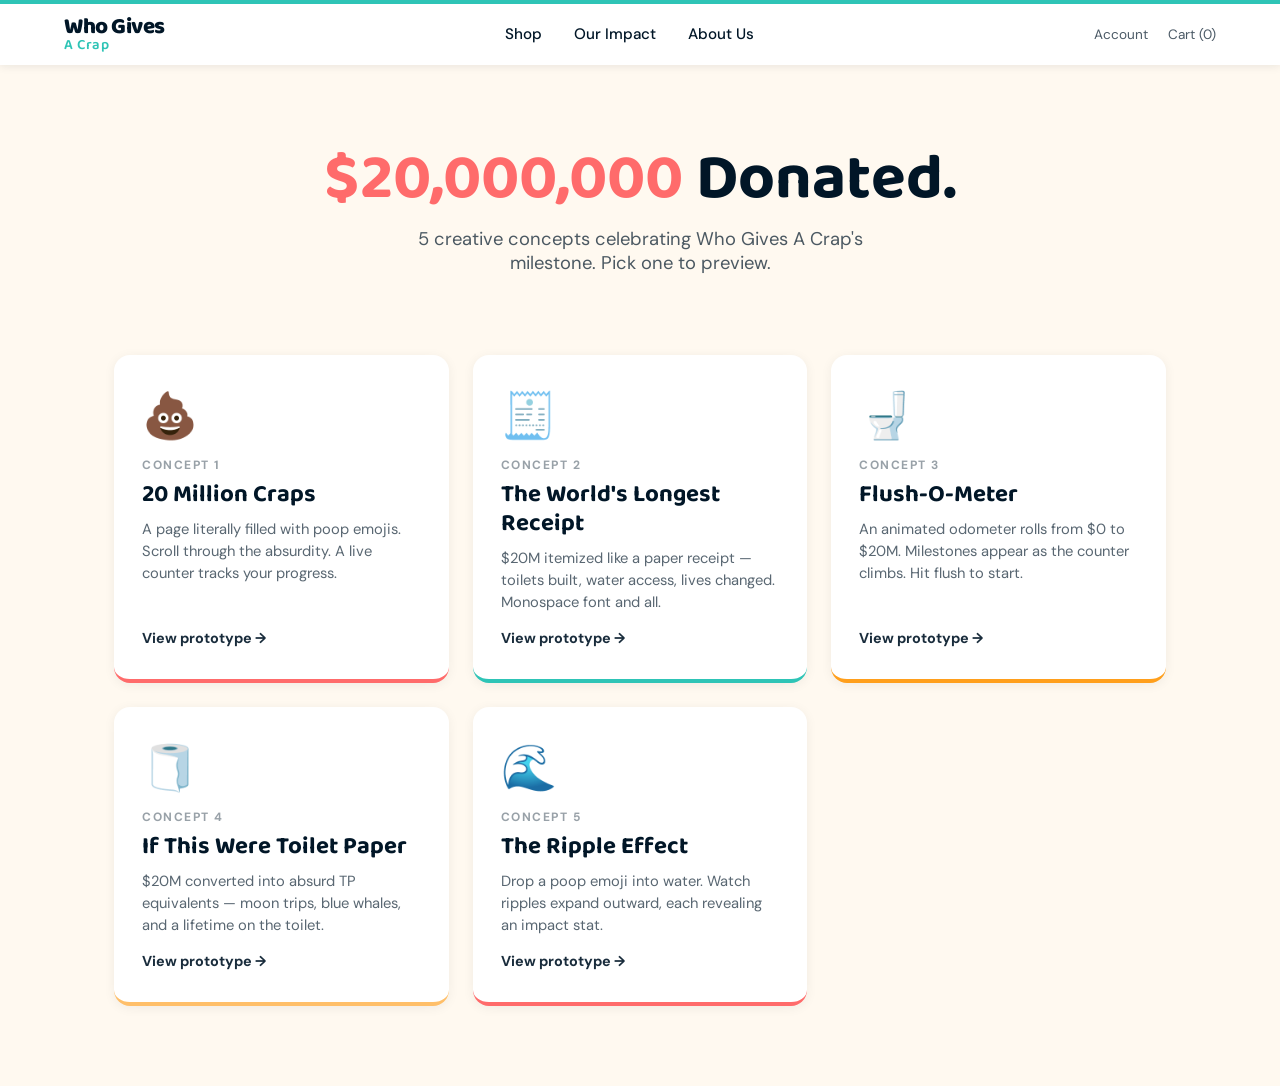
<file: wgac-20m-celebration/index.html>
<!DOCTYPE html>
<html lang="en">
<head>
  <meta charset="UTF-8">
  <meta name="viewport" content="width=device-width, initial-scale=1.0">
  <title>WGAC $20M Celebration — Concept Prototypes</title>
  <link rel="stylesheet" href="shared/header.css">
  <style>
    .hero {
      text-align: center;
      padding: 80px 24px 40px;
    }

    .hero h1 {
      font-family: 'Baloo 2', cursive;
      font-size: clamp(2.4rem, 6vw, 4rem);
      color: var(--wgac-navy);
      line-height: 1.1;
      margin-bottom: 12px;
    }

    .hero h1 span {
      color: var(--wgac-coral);
    }

    .hero p {
      font-size: 1.15rem;
      color: var(--wgac-navy);
      opacity: 0.7;
      max-width: 520px;
      margin: 0 auto;
    }

    .concepts {
      display: grid;
      grid-template-columns: repeat(auto-fit, minmax(300px, 1fr));
      gap: 24px;
      max-width: 1100px;
      margin: 0 auto;
      padding: 40px 24px 80px;
    }

    .card {
      background: var(--wgac-white);
      border-radius: 16px;
      padding: 32px 28px;
      text-decoration: none;
      color: var(--wgac-navy);
      box-shadow: 0 2px 12px rgba(1, 22, 39, 0.06);
      transition: transform 0.2s, box-shadow 0.2s;
      display: flex;
      flex-direction: column;
      border-bottom: 4px solid transparent;
    }

    .card:hover {
      transform: translateY(-4px);
      box-shadow: 0 8px 24px rgba(1, 22, 39, 0.1);
    }

    .card:nth-child(1) { border-bottom-color: var(--wgac-coral); }
    .card:nth-child(2) { border-bottom-color: var(--wgac-teal); }
    .card:nth-child(3) { border-bottom-color: var(--wgac-orange); }
    .card:nth-child(4) { border-bottom-color: var(--wgac-yellow); }
    .card:nth-child(5) { border-bottom-color: var(--wgac-coral); }

    .card-emoji {
      font-size: 2.8rem;
      margin-bottom: 12px;
    }

    .card-number {
      font-family: 'DM Sans', sans-serif;
      font-size: 0.75rem;
      font-weight: 700;
      text-transform: uppercase;
      letter-spacing: 1.5px;
      opacity: 0.4;
      margin-bottom: 8px;
    }

    .card h2 {
      font-family: 'Baloo 2', cursive;
      font-size: 1.5rem;
      line-height: 1.2;
      margin-bottom: 8px;
    }

    .card p {
      font-size: 0.92rem;
      line-height: 1.5;
      opacity: 0.65;
      flex-grow: 1;
    }

    .card-cta {
      display: inline-block;
      margin-top: 16px;
      font-weight: 700;
      font-size: 0.9rem;
      opacity: 0.9;
    }

    .card-cta::after {
      content: ' →';
    }
  </style>
</head>
<body>
  <script src="shared/header.js"></script>

  <div class="hero">
    <h1><span>$20,000,000</span> Donated.</h1>
    <p>5 creative concepts celebrating Who Gives A Crap's milestone. Pick one to preview.</p>
  </div>

  <div class="concepts">
    <a href="concept-1-emoji-wall/" class="card">
      <div class="card-emoji">💩</div>
      <div class="card-number">Concept 1</div>
      <h2>20 Million Craps</h2>
      <p>A page literally filled with poop emojis. Scroll through the absurdity. A live counter tracks your progress.</p>
      <span class="card-cta">View prototype</span>
    </a>

    <a href="concept-2-receipt/" class="card">
      <div class="card-emoji">🧾</div>
      <div class="card-number">Concept 2</div>
      <h2>The World's Longest Receipt</h2>
      <p>$20M itemized like a paper receipt — toilets built, water access, lives changed. Monospace font and all.</p>
      <span class="card-cta">View prototype</span>
    </a>

    <a href="concept-3-flush-o-meter/" class="card">
      <div class="card-emoji">🚽</div>
      <div class="card-number">Concept 3</div>
      <h2>Flush-O-Meter</h2>
      <p>An animated odometer rolls from $0 to $20M. Milestones appear as the counter climbs. Hit flush to start.</p>
      <span class="card-cta">View prototype</span>
    </a>

    <a href="concept-4-toilet-paper-math/" class="card">
      <div class="card-emoji">🧻</div>
      <div class="card-number">Concept 4</div>
      <h2>If This Were Toilet Paper</h2>
      <p>$20M converted into absurd TP equivalents — moon trips, blue whales, and a lifetime on the toilet.</p>
      <span class="card-cta">View prototype</span>
    </a>

    <a href="concept-5-ripple-effect/" class="card">
      <div class="card-emoji">🌊</div>
      <div class="card-number">Concept 5</div>
      <h2>The Ripple Effect</h2>
      <p>Drop a poop emoji into water. Watch ripples expand outward, each revealing an impact stat.</p>
      <span class="card-cta">View prototype</span>
    </a>
  </div>
</body>
</html>
</file>
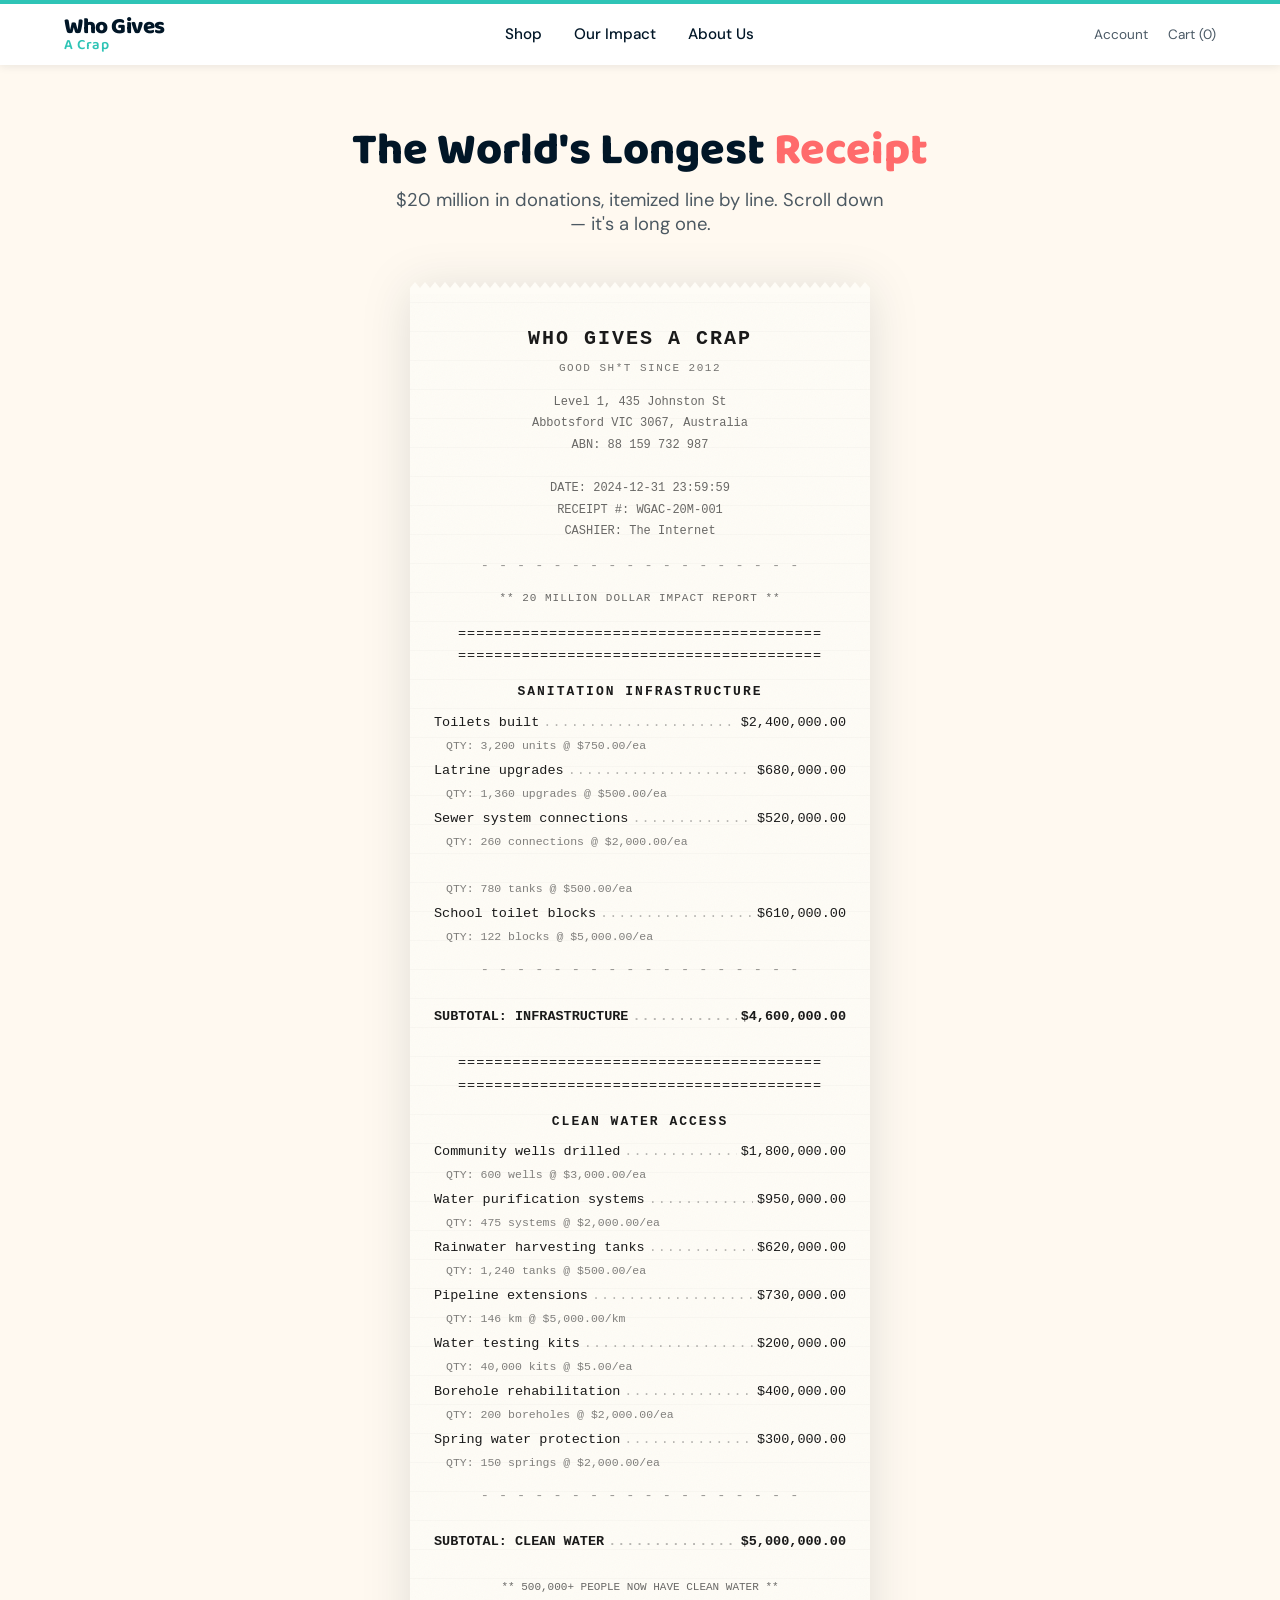
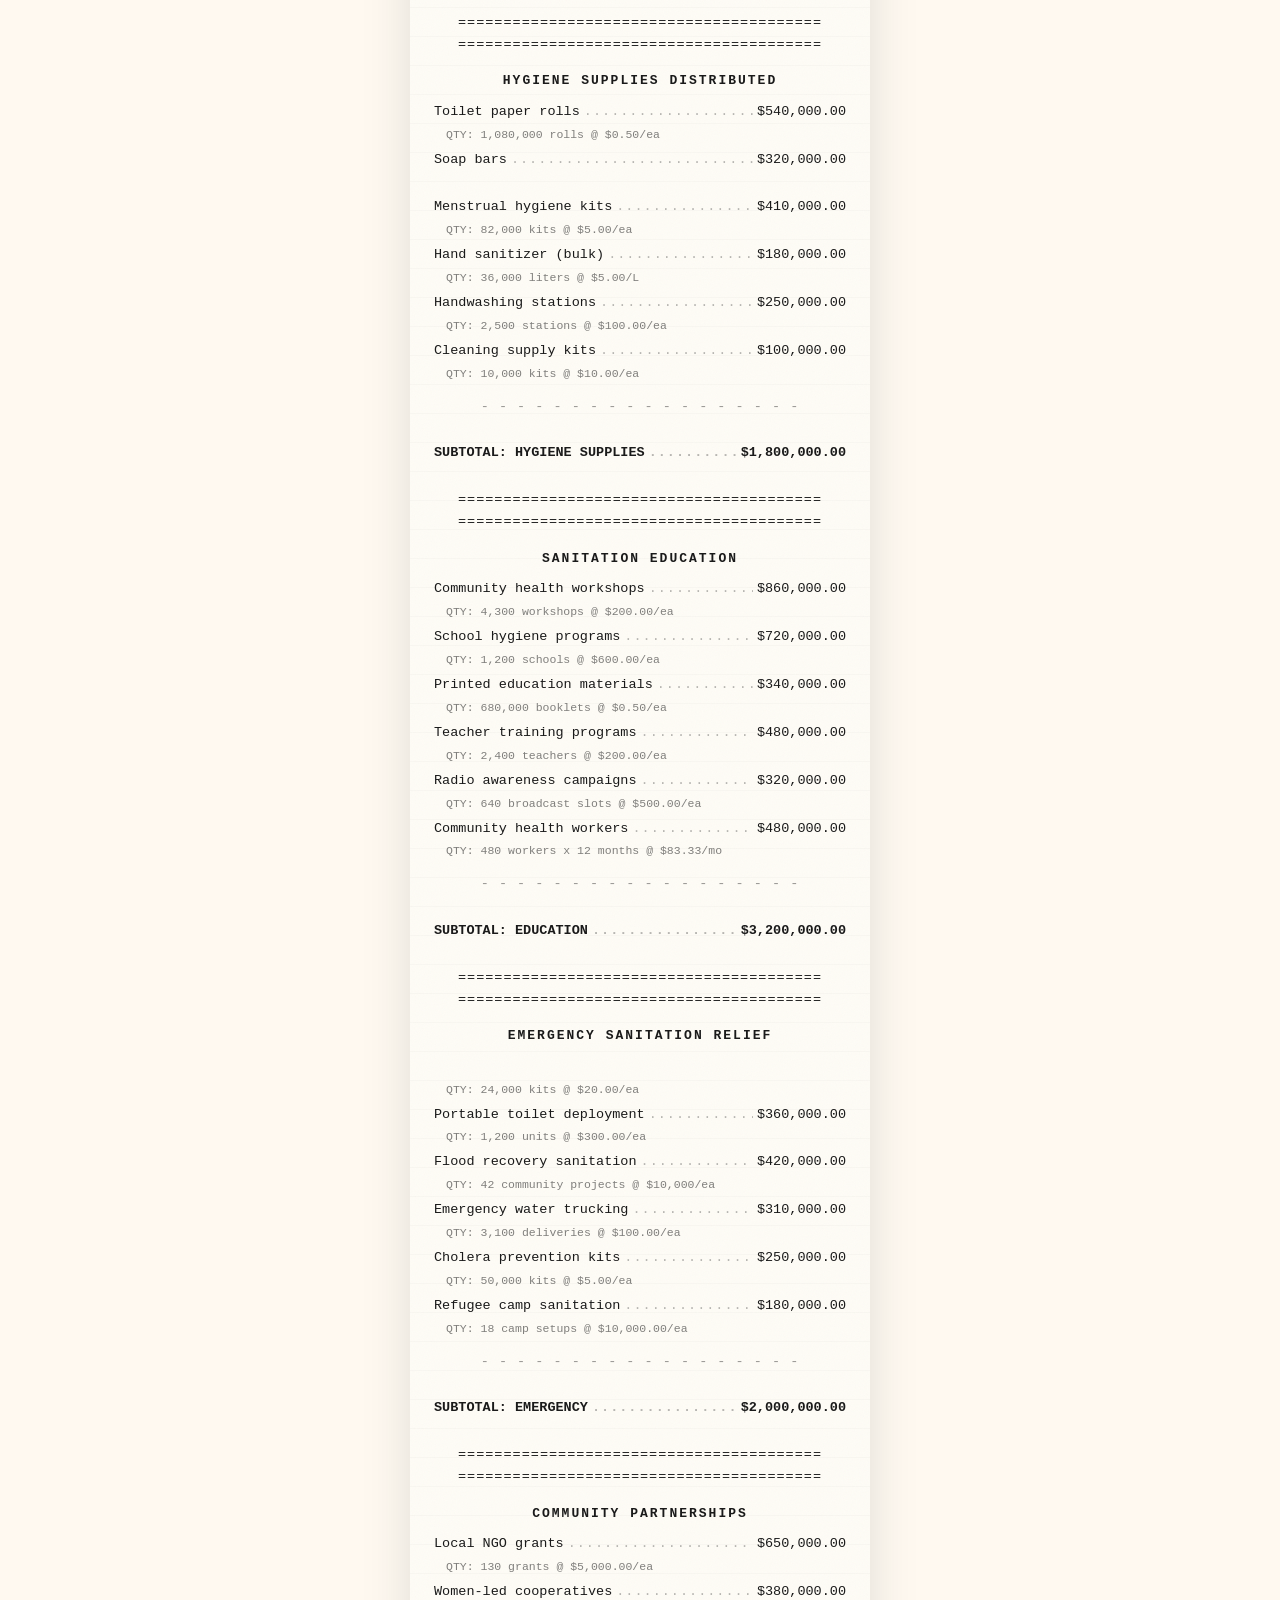
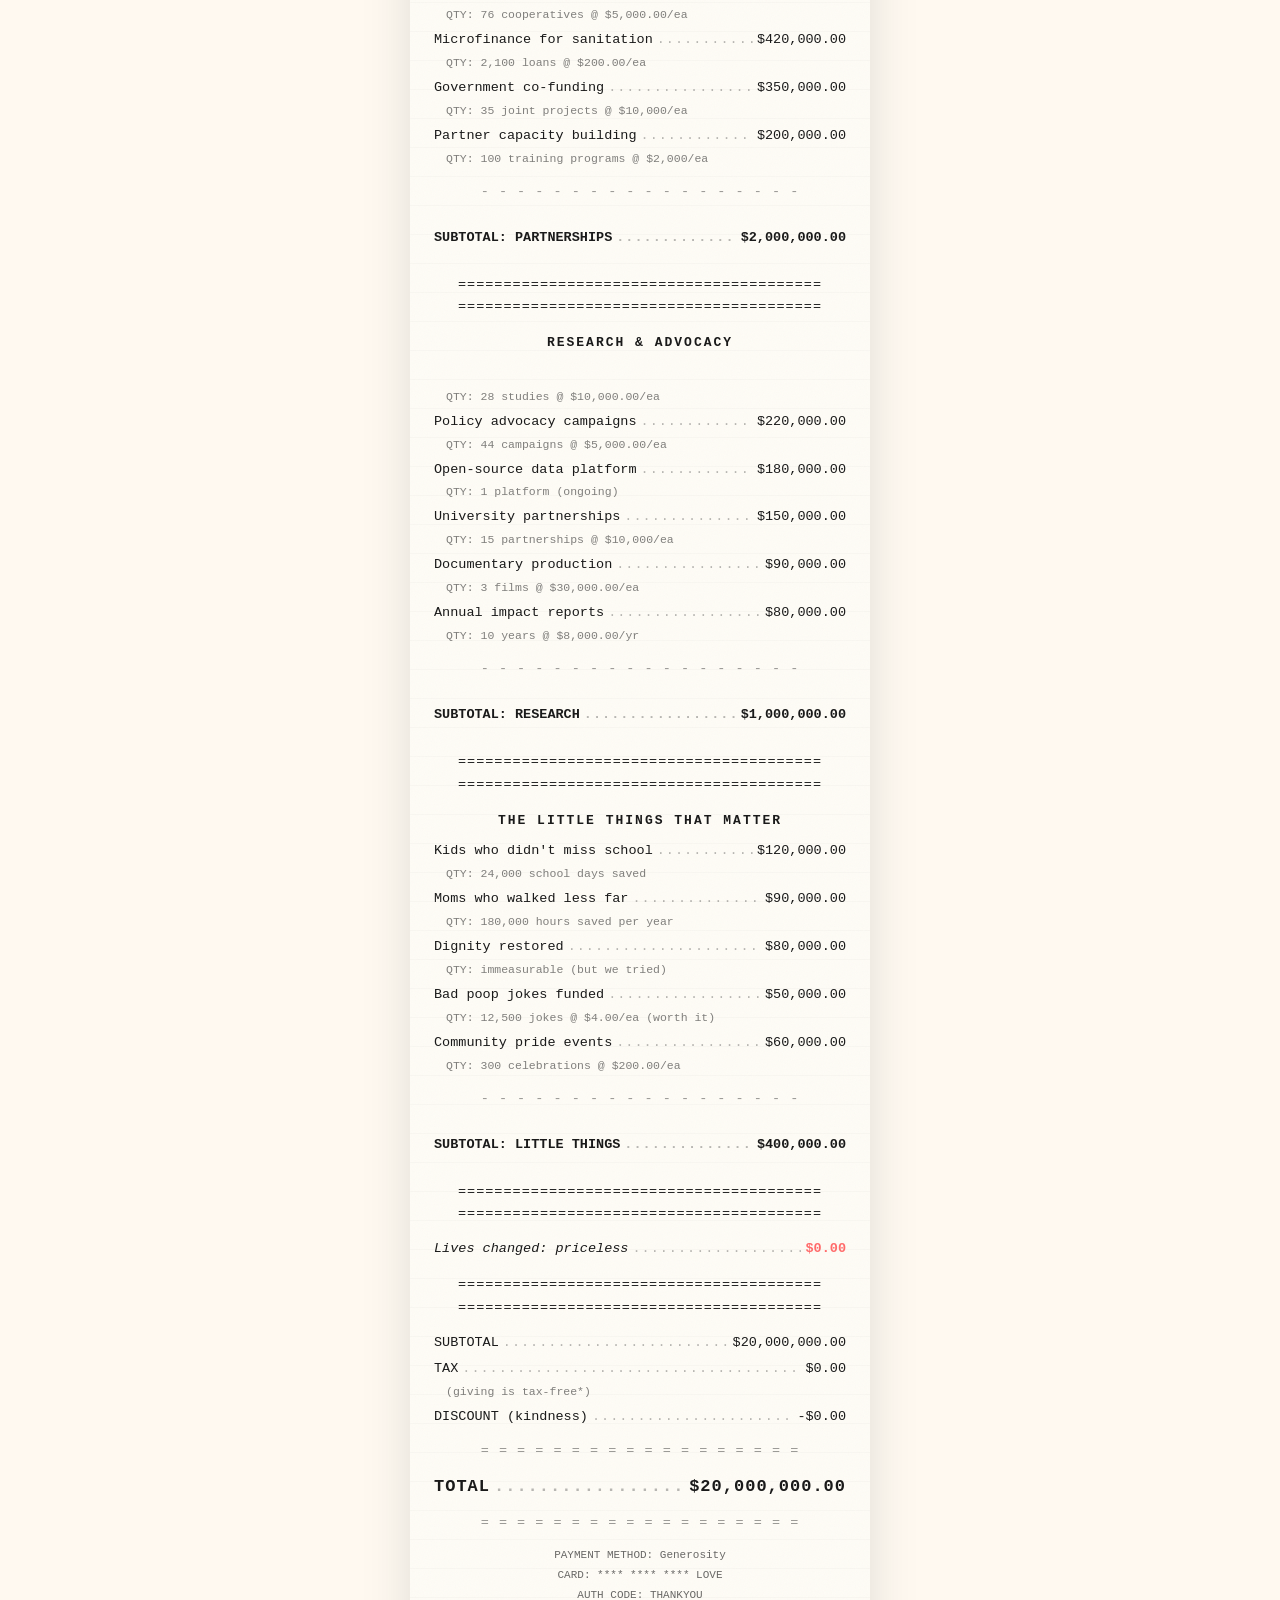
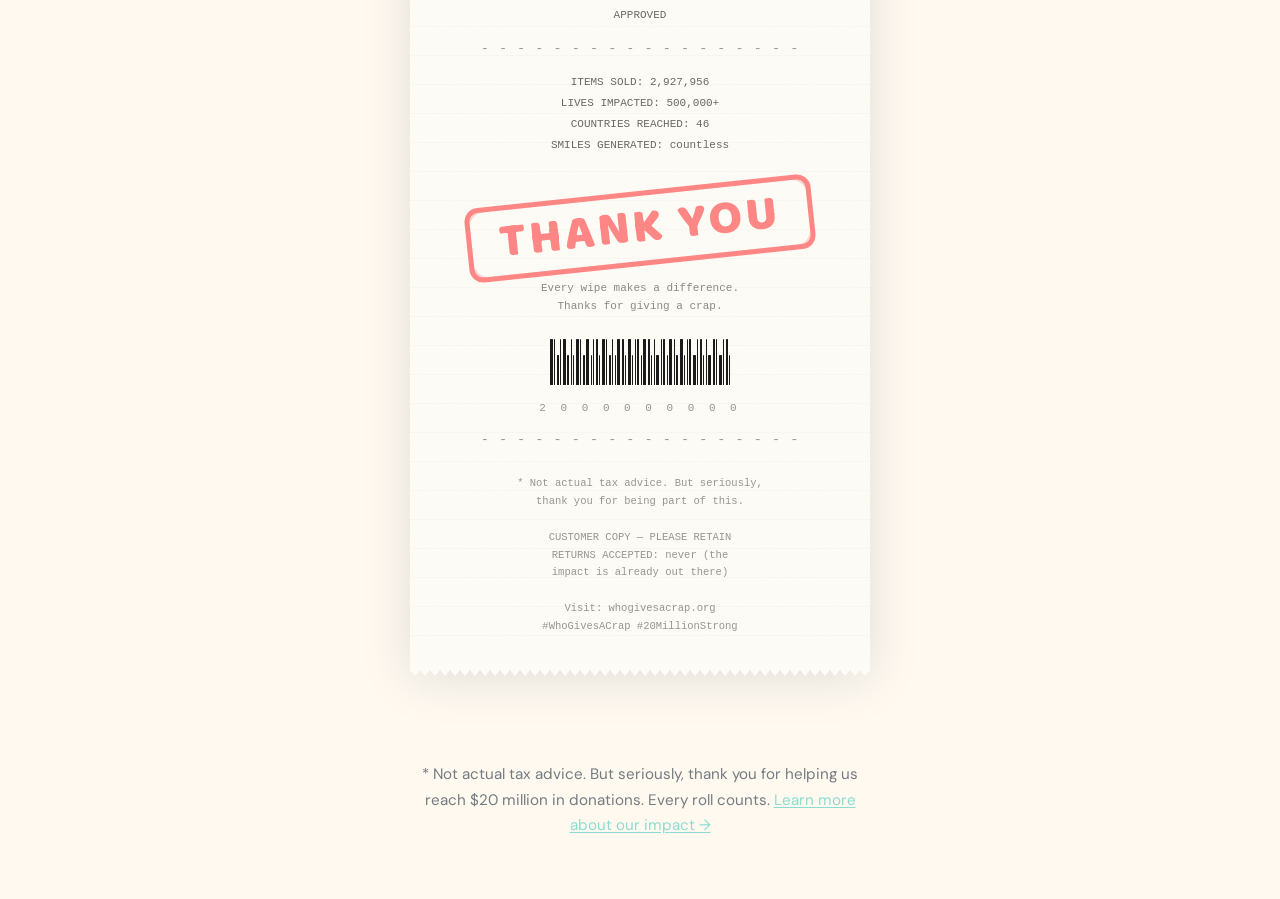
<file: wgac-20m-celebration/concept-2-receipt/index.html>
<!DOCTYPE html>
<html lang="en">
<head>
  <meta charset="UTF-8">
  <meta name="viewport" content="width=device-width, initial-scale=1.0">
  <title>The World's Longest Receipt — $20M of Good | Who Gives A Crap</title>
  <link rel="stylesheet" href="../shared/header.css">
  <link href="https://fonts.googleapis.com/css2?family=Baloo+2:wght@400;600;700;800&family=DM+Sans:wght@400;500;700&display=swap" rel="stylesheet">
  <style>
    /* =============================================
       THE WORLD'S LONGEST RECEIPT
       $20,000,000.00 of impact, itemized.
       ============================================= */

    /* --- Page-level styles --- */
    body {
      background: var(--wgac-light-bg);
      min-height: 100vh;
    }

    .page-title-area {
      text-align: center;
      padding: 60px 20px 40px;
    }

    .page-title-area h1 {
      font-family: 'Baloo 2', cursive;
      font-size: 2.8rem;
      font-weight: 800;
      color: var(--wgac-navy);
      line-height: 1.15;
      margin-bottom: 12px;
    }

    .page-title-area h1 em {
      font-style: normal;
      color: var(--wgac-coral);
    }

    .page-title-area p {
      font-family: 'DM Sans', sans-serif;
      font-size: 1.15rem;
      color: var(--wgac-navy);
      opacity: 0.7;
      max-width: 500px;
      margin: 0 auto;
    }

    /* --- Receipt wrapper --- */
    .receipt-wrapper {
      display: flex;
      justify-content: center;
      padding: 0 16px 80px;
    }

    .receipt {
      width: 100%;
      max-width: 460px;
      position: relative;
      filter: drop-shadow(0 4px 24px rgba(1, 22, 39, 0.12));
    }

    /* --- Zigzag torn edges --- */
    .receipt-edge-top,
    .receipt-edge-bottom {
      display: block;
      width: 100%;
      height: 18px;
      position: relative;
      overflow: hidden;
    }

    .receipt-edge-top svg,
    .receipt-edge-bottom svg {
      display: block;
      width: 100%;
      height: 100%;
    }

    /* --- Receipt paper body --- */
    .receipt-paper {
      background: #FEFCF6;
      background-image:
        repeating-linear-gradient(
          0deg,
          transparent,
          transparent 28px,
          rgba(0, 0, 0, 0.018) 28px,
          rgba(0, 0, 0, 0.018) 29px
        );
      padding: 28px 24px;
      font-family: 'Courier New', Courier, monospace;
      font-size: 13.5px;
      line-height: 1.65;
      color: #1a1a1a;
      position: relative;
    }

    /* Subtle paper texture overlay */
    .receipt-paper::before {
      content: '';
      position: absolute;
      inset: 0;
      background: url("data:image/svg+xml,%3Csvg width='200' height='200' xmlns='http://www.w3.org/2000/svg'%3E%3Cfilter id='n'%3E%3CfeTurbulence type='fractalNoise' baseFrequency='0.75' numOctaves='4' stitchTiles='stitch'/%3E%3C/filter%3E%3Crect width='100%25' height='100%25' filter='url(%23n)' opacity='0.03'/%3E%3C/svg%3E");
      pointer-events: none;
      z-index: 1;
    }

    .receipt-paper > * {
      position: relative;
      z-index: 2;
    }

    /* --- Receipt header section --- */
    .receipt-store-name {
      text-align: center;
      font-size: 20px;
      font-weight: bold;
      letter-spacing: 2px;
      margin-bottom: 4px;
    }

    .receipt-store-tagline {
      text-align: center;
      font-size: 11px;
      letter-spacing: 1.5px;
      opacity: 0.6;
      margin-bottom: 14px;
    }

    .receipt-info {
      text-align: center;
      font-size: 12px;
      opacity: 0.65;
      line-height: 1.8;
      margin-bottom: 6px;
    }

    /* --- Separators --- */
    .sep {
      text-align: center;
      letter-spacing: 1px;
      opacity: 0.45;
      margin: 12px 0;
      overflow: hidden;
      white-space: nowrap;
      user-select: none;
    }

    .sep-double {
      border: none;
      margin: 14px 0;
      opacity: 0.35;
    }

    .sep-double::before,
    .sep-double::after {
      content: '========================================';
      display: block;
      letter-spacing: 1px;
      text-align: center;
      overflow: hidden;
      white-space: nowrap;
    }

    /* --- Section headers --- */
    .section-header {
      text-align: center;
      font-weight: bold;
      font-size: 13px;
      letter-spacing: 2px;
      margin: 4px 0 10px;
      text-transform: uppercase;
    }

    /* --- Line items --- */
    .line-item {
      display: flex;
      justify-content: space-between;
      align-items: baseline;
      gap: 4px;
      margin: 5px 0;
      line-height: 1.55;
    }

    .line-item .item-desc {
      flex-shrink: 1;
      white-space: nowrap;
      overflow: hidden;
      text-overflow: ellipsis;
      min-width: 0;
    }

    .line-item .dots {
      flex: 1;
      overflow: hidden;
      white-space: nowrap;
      opacity: 0.3;
      min-width: 12px;
      letter-spacing: 1px;
      line-height: 1.55;
    }

    .line-item .item-price {
      white-space: nowrap;
      text-align: right;
      font-variant-numeric: tabular-nums;
      flex-shrink: 0;
    }

    /* Quantity sublines */
    .line-qty {
      font-size: 11.5px;
      opacity: 0.55;
      margin: -2px 0 4px 12px;
    }

    /* --- Subtotal rows --- */
    .subtotal-row {
      margin: 14px 0;
      padding: 6px 0;
    }

    .subtotal-row .line-item {
      font-weight: bold;
    }

    /* --- Totals section --- */
    .totals-section {
      margin-top: 8px;
    }

    .total-grand {
      font-size: 17px;
      font-weight: bold;
      letter-spacing: 1px;
    }

    .total-grand .item-price {
      font-size: 17px;
    }

    /* --- Thank you stamp --- */
    .thank-you-stamp {
      text-align: center;
      margin: 36px auto 10px;
      position: relative;
    }

    .thank-you-stamp .stamp {
      display: inline-block;
      font-family: 'Baloo 2', cursive;
      font-size: 48px;
      font-weight: 800;
      color: var(--wgac-coral);
      border: 5px solid var(--wgac-coral);
      border-radius: 14px;
      padding: 6px 28px;
      transform: rotate(-6deg);
      opacity: 0.8;
      line-height: 1.1;
      text-transform: uppercase;
      letter-spacing: 3px;
      position: relative;
    }

    .thank-you-stamp .stamp::after {
      content: '';
      position: absolute;
      inset: -2px;
      border: 2px solid var(--wgac-coral);
      border-radius: 16px;
      opacity: 0.35;
    }

    .stamp-subtext {
      font-family: 'Courier New', Courier, monospace;
      font-size: 11px;
      text-align: center;
      opacity: 0.5;
      margin-top: 14px;
      line-height: 1.6;
    }

    /* --- Barcode area --- */
    .barcode-area {
      text-align: center;
      margin: 24px 0 8px;
    }

    .barcode {
      display: inline-flex;
      gap: 1.5px;
      align-items: flex-end;
      height: 46px;
    }

    .barcode span {
      display: inline-block;
      background: #1a1a1a;
      width: 2px;
      border-radius: 0.5px;
    }

    .barcode-number {
      font-size: 11px;
      letter-spacing: 4px;
      opacity: 0.45;
      margin-top: 5px;
    }

    /* --- Receipt footer note --- */
    .receipt-footer-note {
      text-align: center;
      font-size: 10.5px;
      opacity: 0.45;
      line-height: 1.7;
      margin-top: 16px;
      padding-top: 8px;
    }

    /* --- Category emoji markers --- */
    .cat-icon {
      display: inline;
      font-style: normal;
    }

    /* --- Highlight for priceless line --- */
    .priceless-line .item-desc {
      font-style: italic;
    }

    .priceless-line .item-price {
      font-weight: bold;
      color: var(--wgac-coral);
    }

    /* --- Page footer --- */
    .page-footer {
      text-align: center;
      padding: 0 20px 60px;
      font-family: 'DM Sans', sans-serif;
      font-size: 0.95rem;
      color: var(--wgac-navy);
      opacity: 0.55;
      max-width: 480px;
      margin: 0 auto;
      line-height: 1.7;
    }

    .page-footer a {
      color: var(--wgac-teal);
      text-decoration: underline;
      text-decoration-color: var(--wgac-teal);
      text-underline-offset: 2px;
    }

    /* --- Scroll progress --- */
    .scroll-progress {
      position: fixed;
      top: 0;
      left: 0;
      height: 3px;
      background: linear-gradient(90deg, var(--wgac-coral), var(--wgac-orange), var(--wgac-yellow));
      z-index: 1100;
      width: 0%;
      transition: width 0.1s linear;
    }

    /* --- Fade-in animation for line items --- */
    .line-item,
    .section-header,
    .subtotal-row,
    .sep,
    .sep-double,
    .line-qty {
      opacity: 0;
      transform: translateY(6px);
      transition: opacity 0.35s ease, transform 0.35s ease;
    }

    .line-item.visible,
    .section-header.visible,
    .subtotal-row.visible,
    .sep.visible,
    .sep-double.visible,
    .line-qty.visible {
      opacity: 1;
      transform: translateY(0);
    }

    /* Restore correct reduced opacity for specific elements once visible */
    .sep.visible { opacity: 0.45; }
    .line-qty.visible { opacity: 0.55; }

    /* --- Responsive --- */
    @media (max-width: 520px) {
      .page-title-area {
        padding: 40px 16px 28px;
      }

      .page-title-area h1 {
        font-size: 2rem;
      }

      .page-title-area p {
        font-size: 1rem;
      }

      .receipt-paper {
        padding: 22px 14px;
        font-size: 12px;
      }

      .receipt-store-name {
        font-size: 16px;
      }

      .total-grand,
      .total-grand .item-price {
        font-size: 14.5px;
      }

      .thank-you-stamp .stamp {
        font-size: 36px;
        padding: 4px 18px;
      }

      .receipt {
        max-width: 100%;
      }
    }

    @media (max-width: 360px) {
      .receipt-paper {
        padding: 18px 10px;
        font-size: 11px;
      }

      .line-item .dots {
        min-width: 6px;
      }

      .thank-you-stamp .stamp {
        font-size: 28px;
        padding: 4px 12px;
        letter-spacing: 1px;
      }
    }
  </style>
</head>
<body>

  <!-- Scroll progress bar -->
  <div class="scroll-progress" id="scrollProgress"></div>

  <!-- Shared WGAC header injected by header.js -->

  <!-- Page title -->
  <div class="page-title-area">
    <h1>The World's Longest <em>Receipt</em></h1>
    <p>$20 million in donations, itemized line by line. Scroll down &mdash; it's a long one.</p>
  </div>

  <!-- The Receipt -->
  <div class="receipt-wrapper">
    <div class="receipt">

      <!-- Torn top edge -->
      <div class="receipt-edge-top">
        <svg viewBox="0 0 460 18" preserveAspectRatio="none" xmlns="http://www.w3.org/2000/svg">
          <path d="M0,18 L0,12 L5,6 L10,12 L15,6 L20,12 L25,6 L30,12 L35,6 L40,12 L45,6 L50,12 L55,6 L60,12 L65,6 L70,12 L75,6 L80,12 L85,6 L90,12 L95,6 L100,12 L105,6 L110,12 L115,6 L120,12 L125,6 L130,12 L135,6 L140,12 L145,6 L150,12 L155,6 L160,12 L165,6 L170,12 L175,6 L180,12 L185,6 L190,12 L195,6 L200,12 L205,6 L210,12 L215,6 L220,12 L225,6 L230,12 L235,6 L240,12 L245,6 L250,12 L255,6 L260,12 L265,6 L270,12 L275,6 L280,12 L285,6 L290,12 L295,6 L300,12 L305,6 L310,12 L315,6 L320,12 L325,6 L330,12 L335,6 L340,12 L345,6 L350,12 L355,6 L360,12 L365,6 L370,12 L375,6 L380,12 L385,6 L390,12 L395,6 L400,12 L405,6 L410,12 L415,6 L420,12 L425,6 L430,12 L435,6 L440,12 L445,6 L450,12 L455,6 L460,12 L460,18 Z" fill="#FEFCF6"/>
        </svg>
      </div>

      <!-- Receipt paper content -->
      <div class="receipt-paper" id="receiptPaper">

        <!-- Store header -->
        <div class="receipt-store-name">WHO GIVES A CRAP</div>
        <div class="receipt-store-tagline">GOOD SH*T SINCE 2012</div>
        <div class="receipt-info">
          Level 1, 435 Johnston St<br>
          Abbotsford VIC 3067, Australia<br>
          ABN: 88 159 732 987<br><br>
          DATE: 2024-12-31 23:59:59<br>
          RECEIPT #: WGAC-20M-001<br>
          CASHIER: The Internet
        </div>

        <div class="sep">- - - - - - - - - - - - - - - - - -</div>

        <div class="receipt-info" style="font-size: 11px; letter-spacing: 1px;">
          ** 20 MILLION DOLLAR IMPACT REPORT **
        </div>

        <div class="sep-double"></div>

        <!-- ====== SECTION 1: SANITATION INFRASTRUCTURE ====== -->
        <div class="section-header">SANITATION INFRASTRUCTURE</div>

        <div class="line-item">
          <span class="item-desc">Toilets built</span>
          <span class="dots">......................................................</span>
          <span class="item-price">$2,400,000.00</span>
        </div>
        <div class="line-qty">QTY: 3,200 units @ $750.00/ea</div>

        <div class="line-item">
          <span class="item-desc">Latrine upgrades</span>
          <span class="dots">......................................................</span>
          <span class="item-price">$680,000.00</span>
        </div>
        <div class="line-qty">QTY: 1,360 upgrades @ $500.00/ea</div>

        <div class="line-item">
          <span class="item-desc">Sewer system connections</span>
          <span class="dots">......................................................</span>
          <span class="item-price">$520,000.00</span>
        </div>
        <div class="line-qty">QTY: 260 connections @ $2,000.00/ea</div>

        <div class="line-item">
          <span class="item-desc">Septic tank installations</span>
          <span class="dots">......................................................</span>
          <span class="item-price">$390,000.00</span>
        </div>
        <div class="line-qty">QTY: 780 tanks @ $500.00/ea</div>

        <div class="line-item">
          <span class="item-desc">School toilet blocks</span>
          <span class="dots">......................................................</span>
          <span class="item-price">$610,000.00</span>
        </div>
        <div class="line-qty">QTY: 122 blocks @ $5,000.00/ea</div>

        <div class="sep">- - - - - - - - - - - - - - - - - -</div>

        <div class="subtotal-row">
          <div class="line-item">
            <span class="item-desc">SUBTOTAL: INFRASTRUCTURE</span>
            <span class="dots">......................................................</span>
            <span class="item-price">$4,600,000.00</span>
          </div>
        </div>

        <div class="sep-double"></div>

        <!-- ====== SECTION 2: CLEAN WATER ACCESS ====== -->
        <div class="section-header">CLEAN WATER ACCESS</div>

        <div class="line-item">
          <span class="item-desc">Community wells drilled</span>
          <span class="dots">......................................................</span>
          <span class="item-price">$1,800,000.00</span>
        </div>
        <div class="line-qty">QTY: 600 wells @ $3,000.00/ea</div>

        <div class="line-item">
          <span class="item-desc">Water purification systems</span>
          <span class="dots">......................................................</span>
          <span class="item-price">$950,000.00</span>
        </div>
        <div class="line-qty">QTY: 475 systems @ $2,000.00/ea</div>

        <div class="line-item">
          <span class="item-desc">Rainwater harvesting tanks</span>
          <span class="dots">......................................................</span>
          <span class="item-price">$620,000.00</span>
        </div>
        <div class="line-qty">QTY: 1,240 tanks @ $500.00/ea</div>

        <div class="line-item">
          <span class="item-desc">Pipeline extensions</span>
          <span class="dots">......................................................</span>
          <span class="item-price">$730,000.00</span>
        </div>
        <div class="line-qty">QTY: 146 km @ $5,000.00/km</div>

        <div class="line-item">
          <span class="item-desc">Water testing kits</span>
          <span class="dots">......................................................</span>
          <span class="item-price">$200,000.00</span>
        </div>
        <div class="line-qty">QTY: 40,000 kits @ $5.00/ea</div>

        <div class="line-item">
          <span class="item-desc">Borehole rehabilitation</span>
          <span class="dots">......................................................</span>
          <span class="item-price">$400,000.00</span>
        </div>
        <div class="line-qty">QTY: 200 boreholes @ $2,000.00/ea</div>

        <div class="line-item">
          <span class="item-desc">Spring water protection</span>
          <span class="dots">......................................................</span>
          <span class="item-price">$300,000.00</span>
        </div>
        <div class="line-qty">QTY: 150 springs @ $2,000.00/ea</div>

        <div class="sep">- - - - - - - - - - - - - - - - - -</div>

        <div class="subtotal-row">
          <div class="line-item">
            <span class="item-desc">SUBTOTAL: CLEAN WATER</span>
            <span class="dots">......................................................</span>
            <span class="item-price">$5,000,000.00</span>
          </div>
        </div>

        <div class="receipt-info" style="font-size: 11px; margin: 6px 0;">
          ** 500,000+ PEOPLE NOW HAVE CLEAN WATER **
        </div>

        <div class="sep-double"></div>

        <!-- ====== SECTION 3: HYGIENE SUPPLIES ====== -->
        <div class="section-header">HYGIENE SUPPLIES DISTRIBUTED</div>

        <div class="line-item">
          <span class="item-desc">Toilet paper rolls</span>
          <span class="dots">......................................................</span>
          <span class="item-price">$540,000.00</span>
        </div>
        <div class="line-qty">QTY: 1,080,000 rolls @ $0.50/ea</div>

        <div class="line-item">
          <span class="item-desc">Soap bars</span>
          <span class="dots">......................................................</span>
          <span class="item-price">$320,000.00</span>
        </div>
        <div class="line-qty">QTY: 640,000 bars @ $0.50/ea</div>

        <div class="line-item">
          <span class="item-desc">Menstrual hygiene kits</span>
          <span class="dots">......................................................</span>
          <span class="item-price">$410,000.00</span>
        </div>
        <div class="line-qty">QTY: 82,000 kits @ $5.00/ea</div>

        <div class="line-item">
          <span class="item-desc">Hand sanitizer (bulk)</span>
          <span class="dots">......................................................</span>
          <span class="item-price">$180,000.00</span>
        </div>
        <div class="line-qty">QTY: 36,000 liters @ $5.00/L</div>

        <div class="line-item">
          <span class="item-desc">Handwashing stations</span>
          <span class="dots">......................................................</span>
          <span class="item-price">$250,000.00</span>
        </div>
        <div class="line-qty">QTY: 2,500 stations @ $100.00/ea</div>

        <div class="line-item">
          <span class="item-desc">Cleaning supply kits</span>
          <span class="dots">......................................................</span>
          <span class="item-price">$100,000.00</span>
        </div>
        <div class="line-qty">QTY: 10,000 kits @ $10.00/ea</div>

        <div class="sep">- - - - - - - - - - - - - - - - - -</div>

        <div class="subtotal-row">
          <div class="line-item">
            <span class="item-desc">SUBTOTAL: HYGIENE SUPPLIES</span>
            <span class="dots">......................................................</span>
            <span class="item-price">$1,800,000.00</span>
          </div>
        </div>

        <div class="sep-double"></div>

        <!-- ====== SECTION 4: EDUCATION ====== -->
        <div class="section-header">SANITATION EDUCATION</div>

        <div class="line-item">
          <span class="item-desc">Community health workshops</span>
          <span class="dots">......................................................</span>
          <span class="item-price">$860,000.00</span>
        </div>
        <div class="line-qty">QTY: 4,300 workshops @ $200.00/ea</div>

        <div class="line-item">
          <span class="item-desc">School hygiene programs</span>
          <span class="dots">......................................................</span>
          <span class="item-price">$720,000.00</span>
        </div>
        <div class="line-qty">QTY: 1,200 schools @ $600.00/ea</div>

        <div class="line-item">
          <span class="item-desc">Printed education materials</span>
          <span class="dots">......................................................</span>
          <span class="item-price">$340,000.00</span>
        </div>
        <div class="line-qty">QTY: 680,000 booklets @ $0.50/ea</div>

        <div class="line-item">
          <span class="item-desc">Teacher training programs</span>
          <span class="dots">......................................................</span>
          <span class="item-price">$480,000.00</span>
        </div>
        <div class="line-qty">QTY: 2,400 teachers @ $200.00/ea</div>

        <div class="line-item">
          <span class="item-desc">Radio awareness campaigns</span>
          <span class="dots">......................................................</span>
          <span class="item-price">$320,000.00</span>
        </div>
        <div class="line-qty">QTY: 640 broadcast slots @ $500.00/ea</div>

        <div class="line-item">
          <span class="item-desc">Community health workers</span>
          <span class="dots">......................................................</span>
          <span class="item-price">$480,000.00</span>
        </div>
        <div class="line-qty">QTY: 480 workers x 12 months @ $83.33/mo</div>

        <div class="sep">- - - - - - - - - - - - - - - - - -</div>

        <div class="subtotal-row">
          <div class="line-item">
            <span class="item-desc">SUBTOTAL: EDUCATION</span>
            <span class="dots">......................................................</span>
            <span class="item-price">$3,200,000.00</span>
          </div>
        </div>

        <div class="sep-double"></div>

        <!-- ====== SECTION 5: EMERGENCY RELIEF ====== -->
        <div class="section-header">EMERGENCY SANITATION RELIEF</div>

        <div class="line-item">
          <span class="item-desc">Disaster response kits</span>
          <span class="dots">......................................................</span>
          <span class="item-price">$480,000.00</span>
        </div>
        <div class="line-qty">QTY: 24,000 kits @ $20.00/ea</div>

        <div class="line-item">
          <span class="item-desc">Portable toilet deployment</span>
          <span class="dots">......................................................</span>
          <span class="item-price">$360,000.00</span>
        </div>
        <div class="line-qty">QTY: 1,200 units @ $300.00/ea</div>

        <div class="line-item">
          <span class="item-desc">Flood recovery sanitation</span>
          <span class="dots">......................................................</span>
          <span class="item-price">$420,000.00</span>
        </div>
        <div class="line-qty">QTY: 42 community projects @ $10,000/ea</div>

        <div class="line-item">
          <span class="item-desc">Emergency water trucking</span>
          <span class="dots">......................................................</span>
          <span class="item-price">$310,000.00</span>
        </div>
        <div class="line-qty">QTY: 3,100 deliveries @ $100.00/ea</div>

        <div class="line-item">
          <span class="item-desc">Cholera prevention kits</span>
          <span class="dots">......................................................</span>
          <span class="item-price">$250,000.00</span>
        </div>
        <div class="line-qty">QTY: 50,000 kits @ $5.00/ea</div>

        <div class="line-item">
          <span class="item-desc">Refugee camp sanitation</span>
          <span class="dots">......................................................</span>
          <span class="item-price">$180,000.00</span>
        </div>
        <div class="line-qty">QTY: 18 camp setups @ $10,000.00/ea</div>

        <div class="sep">- - - - - - - - - - - - - - - - - -</div>

        <div class="subtotal-row">
          <div class="line-item">
            <span class="item-desc">SUBTOTAL: EMERGENCY</span>
            <span class="dots">......................................................</span>
            <span class="item-price">$2,000,000.00</span>
          </div>
        </div>

        <div class="sep-double"></div>

        <!-- ====== SECTION 6: COMMUNITY PARTNERSHIPS ====== -->
        <div class="section-header">COMMUNITY PARTNERSHIPS</div>

        <div class="line-item">
          <span class="item-desc">Local NGO grants</span>
          <span class="dots">......................................................</span>
          <span class="item-price">$650,000.00</span>
        </div>
        <div class="line-qty">QTY: 130 grants @ $5,000.00/ea</div>

        <div class="line-item">
          <span class="item-desc">Women-led cooperatives</span>
          <span class="dots">......................................................</span>
          <span class="item-price">$380,000.00</span>
        </div>
        <div class="line-qty">QTY: 76 cooperatives @ $5,000.00/ea</div>

        <div class="line-item">
          <span class="item-desc">Microfinance for sanitation</span>
          <span class="dots">......................................................</span>
          <span class="item-price">$420,000.00</span>
        </div>
        <div class="line-qty">QTY: 2,100 loans @ $200.00/ea</div>

        <div class="line-item">
          <span class="item-desc">Government co-funding</span>
          <span class="dots">......................................................</span>
          <span class="item-price">$350,000.00</span>
        </div>
        <div class="line-qty">QTY: 35 joint projects @ $10,000/ea</div>

        <div class="line-item">
          <span class="item-desc">Partner capacity building</span>
          <span class="dots">......................................................</span>
          <span class="item-price">$200,000.00</span>
        </div>
        <div class="line-qty">QTY: 100 training programs @ $2,000/ea</div>

        <div class="sep">- - - - - - - - - - - - - - - - - -</div>

        <div class="subtotal-row">
          <div class="line-item">
            <span class="item-desc">SUBTOTAL: PARTNERSHIPS</span>
            <span class="dots">......................................................</span>
            <span class="item-price">$2,000,000.00</span>
          </div>
        </div>

        <div class="sep-double"></div>

        <!-- ====== SECTION 7: RESEARCH & ADVOCACY ====== -->
        <div class="section-header">RESEARCH &amp; ADVOCACY</div>

        <div class="line-item">
          <span class="item-desc">Sanitation impact studies</span>
          <span class="dots">......................................................</span>
          <span class="item-price">$280,000.00</span>
        </div>
        <div class="line-qty">QTY: 28 studies @ $10,000.00/ea</div>

        <div class="line-item">
          <span class="item-desc">Policy advocacy campaigns</span>
          <span class="dots">......................................................</span>
          <span class="item-price">$220,000.00</span>
        </div>
        <div class="line-qty">QTY: 44 campaigns @ $5,000.00/ea</div>

        <div class="line-item">
          <span class="item-desc">Open-source data platform</span>
          <span class="dots">......................................................</span>
          <span class="item-price">$180,000.00</span>
        </div>
        <div class="line-qty">QTY: 1 platform (ongoing)</div>

        <div class="line-item">
          <span class="item-desc">University partnerships</span>
          <span class="dots">......................................................</span>
          <span class="item-price">$150,000.00</span>
        </div>
        <div class="line-qty">QTY: 15 partnerships @ $10,000/ea</div>

        <div class="line-item">
          <span class="item-desc">Documentary production</span>
          <span class="dots">......................................................</span>
          <span class="item-price">$90,000.00</span>
        </div>
        <div class="line-qty">QTY: 3 films @ $30,000.00/ea</div>

        <div class="line-item">
          <span class="item-desc">Annual impact reports</span>
          <span class="dots">......................................................</span>
          <span class="item-price">$80,000.00</span>
        </div>
        <div class="line-qty">QTY: 10 years @ $8,000.00/yr</div>

        <div class="sep">- - - - - - - - - - - - - - - - - -</div>

        <div class="subtotal-row">
          <div class="line-item">
            <span class="item-desc">SUBTOTAL: RESEARCH</span>
            <span class="dots">......................................................</span>
            <span class="item-price">$1,000,000.00</span>
          </div>
        </div>

        <div class="sep-double"></div>

        <!-- ====== SECTION 8: THE LITTLE THINGS ====== -->
        <div class="section-header">THE LITTLE THINGS THAT MATTER</div>

        <div class="line-item">
          <span class="item-desc">Kids who didn't miss school</span>
          <span class="dots">......................................................</span>
          <span class="item-price">$120,000.00</span>
        </div>
        <div class="line-qty">QTY: 24,000 school days saved</div>

        <div class="line-item">
          <span class="item-desc">Moms who walked less far</span>
          <span class="dots">......................................................</span>
          <span class="item-price">$90,000.00</span>
        </div>
        <div class="line-qty">QTY: 180,000 hours saved per year</div>

        <div class="line-item">
          <span class="item-desc">Dignity restored</span>
          <span class="dots">......................................................</span>
          <span class="item-price">$80,000.00</span>
        </div>
        <div class="line-qty">QTY: immeasurable (but we tried)</div>

        <div class="line-item">
          <span class="item-desc">Bad poop jokes funded</span>
          <span class="dots">......................................................</span>
          <span class="item-price">$50,000.00</span>
        </div>
        <div class="line-qty">QTY: 12,500 jokes @ $4.00/ea (worth it)</div>

        <div class="line-item">
          <span class="item-desc">Community pride events</span>
          <span class="dots">......................................................</span>
          <span class="item-price">$60,000.00</span>
        </div>
        <div class="line-qty">QTY: 300 celebrations @ $200.00/ea</div>

        <div class="sep">- - - - - - - - - - - - - - - - - -</div>

        <div class="subtotal-row">
          <div class="line-item">
            <span class="item-desc">SUBTOTAL: LITTLE THINGS</span>
            <span class="dots">......................................................</span>
            <span class="item-price">$400,000.00</span>
          </div>
        </div>

        <div class="sep-double"></div>

        <!-- ====== PRICELESS LINE ====== -->
        <div class="line-item priceless-line">
          <span class="item-desc">Lives changed: priceless</span>
          <span class="dots">......................................................</span>
          <span class="item-price">$0.00</span>
        </div>

        <div class="sep-double"></div>

        <!-- ====== GRAND TOTALS ====== -->
        <div class="totals-section">
          <div class="line-item">
            <span class="item-desc">SUBTOTAL</span>
            <span class="dots">......................................................</span>
            <span class="item-price">$20,000,000.00</span>
          </div>

          <div class="line-item">
            <span class="item-desc">TAX</span>
            <span class="dots">......................................................</span>
            <span class="item-price">$0.00</span>
          </div>
          <div class="line-qty">(giving is tax-free*)</div>

          <div class="line-item">
            <span class="item-desc">DISCOUNT (kindness)</span>
            <span class="dots">......................................................</span>
            <span class="item-price">-$0.00</span>
          </div>

          <div class="sep">= = = = = = = = = = = = = = = = = =</div>

          <div class="line-item total-grand">
            <span class="item-desc">TOTAL</span>
            <span class="dots">......................................................</span>
            <span class="item-price">$20,000,000.00</span>
          </div>

          <div class="sep">= = = = = = = = = = = = = = = = = =</div>
        </div>

        <div class="receipt-info" style="margin-top: 12px; font-size: 11px;">
          PAYMENT METHOD: Generosity<br>
          CARD: **** **** **** LOVE<br>
          AUTH CODE: THANKYOU<br>
          APPROVED
        </div>

        <div class="sep">- - - - - - - - - - - - - - - - - -</div>

        <div class="receipt-info" style="font-size: 11px; line-height: 1.9;">
          ITEMS SOLD: 2,927,956<br>
          LIVES IMPACTED: 500,000+<br>
          COUNTRIES REACHED: 46<br>
          SMILES GENERATED: countless
        </div>

        <!-- Thank you stamp -->
        <div class="thank-you-stamp">
          <div class="stamp">THANK YOU</div>
        </div>

        <div class="stamp-subtext">
          Every wipe makes a difference.<br>
          Thanks for giving a crap.
        </div>

        <!-- Barcode -->
        <div class="barcode-area">
          <div class="barcode" id="barcode"></div>
          <div class="barcode-number">2 0 0 0 0 0 0 0 0 0</div>
        </div>

        <div class="sep">- - - - - - - - - - - - - - - - - -</div>

        <div class="receipt-footer-note">
          * Not actual tax advice. But seriously,<br>
          thank you for being part of this.<br><br>
          CUSTOMER COPY &mdash; PLEASE RETAIN<br>
          RETURNS ACCEPTED: never (the<br>
          impact is already out there)<br><br>
          Visit: whogivesacrap.org<br>
          #WhoGivesACrap #20MillionStrong
        </div>

      </div>
      <!-- end .receipt-paper -->

      <!-- Torn bottom edge -->
      <div class="receipt-edge-bottom">
        <svg viewBox="0 0 460 18" preserveAspectRatio="none" xmlns="http://www.w3.org/2000/svg">
          <path d="M0,0 L0,6 L5,12 L10,6 L15,12 L20,6 L25,12 L30,6 L35,12 L40,6 L45,12 L50,6 L55,12 L60,6 L65,12 L70,6 L75,12 L80,6 L85,12 L90,6 L95,12 L100,6 L105,12 L110,6 L115,12 L120,6 L125,12 L130,6 L135,12 L140,6 L145,12 L150,6 L155,12 L160,6 L165,12 L170,6 L175,12 L180,6 L185,12 L190,6 L195,12 L200,6 L205,12 L210,6 L215,12 L220,6 L225,12 L230,6 L235,12 L240,6 L245,12 L250,6 L255,12 L260,6 L265,12 L270,6 L275,12 L280,6 L285,12 L290,6 L295,12 L300,6 L305,12 L310,6 L315,12 L320,6 L325,12 L330,6 L335,12 L340,6 L345,12 L350,6 L355,12 L360,6 L365,12 L370,6 L375,12 L380,6 L385,12 L390,6 L395,12 L400,6 L405,12 L410,6 L415,12 L420,6 L425,12 L430,6 L435,12 L440,6 L445,12 L450,6 L455,12 L460,6 L460,0 Z" fill="#FEFCF6"/>
        </svg>
      </div>

    </div>
    <!-- end .receipt -->
  </div>
  <!-- end .receipt-wrapper -->

  <!-- Page footer -->
  <div class="page-footer">
    * Not actual tax advice. But seriously, thank you for helping us reach $20 million in donations. Every roll counts. <a href="#">Learn more about our impact &rarr;</a>
  </div>

  <!-- Shared header script -->
  <script src="../shared/header.js"></script>

  <script>
    /* ===========================================
       INLINE JS — Receipt interactions
       =========================================== */

    // --- Scroll progress bar ---
    (function () {
      const bar = document.getElementById('scrollProgress');
      function updateProgress() {
        const scrollTop = window.scrollY;
        const docHeight = document.documentElement.scrollHeight - window.innerHeight;
        const pct = docHeight > 0 ? (scrollTop / docHeight) * 100 : 0;
        bar.style.width = pct + '%';
      }
      window.addEventListener('scroll', updateProgress, { passive: true });
      updateProgress();
    })();

    // --- Generate barcode bars ---
    (function () {
      const barcodeEl = document.getElementById('barcode');
      if (!barcodeEl) return;
      // Pseudo-random barcode pattern
      const pattern = [3,1,2,1,3,2,1,1,3,1,2,3,1,1,2,1,3,1,2,1,1,3,2,1,3,1,1,2,1,3,2,1,1,3,1,2,1,3,1,2,3,1,1,2,3,1,2,1,1,3,2,1,3,1,2,1];
      const heights = [46,46,30,46,46,30,46,30,46,46,30,46,30,46,46,30,46,46,30,46,30,46,46,30,46,30,46,46,30,46,46,30,46,30,46,46,30,46,46,30,46,30,46,46,30,46,46,30,46,30,46,46,30,46,46,30];
      for (let i = 0; i < pattern.length; i++) {
        const span = document.createElement('span');
        span.style.width = pattern[i] + 'px';
        span.style.height = heights[i] + 'px';
        barcodeEl.appendChild(span);
      }
    })();

    // --- Intersection Observer: fade in receipt elements ---
    (function () {
      const targets = document.querySelectorAll(
        '.receipt-paper .line-item, .receipt-paper .section-header, ' +
        '.receipt-paper .subtotal-row, .receipt-paper .sep, ' +
        '.receipt-paper .sep-double, .receipt-paper .line-qty'
      );

      // If IntersectionObserver is not supported, show everything
      if (!('IntersectionObserver' in window)) {
        targets.forEach(function (el) { el.classList.add('visible'); });
        return;
      }

      const observer = new IntersectionObserver(function (entries) {
        entries.forEach(function (entry) {
          if (entry.isIntersecting) {
            entry.target.classList.add('visible');
            observer.unobserve(entry.target);
          }
        });
      }, {
        rootMargin: '0px 0px -40px 0px',
        threshold: 0.1
      });

      targets.forEach(function (el) {
        observer.observe(el);
      });
    })();
  </script>

</body>
</html>
</file>
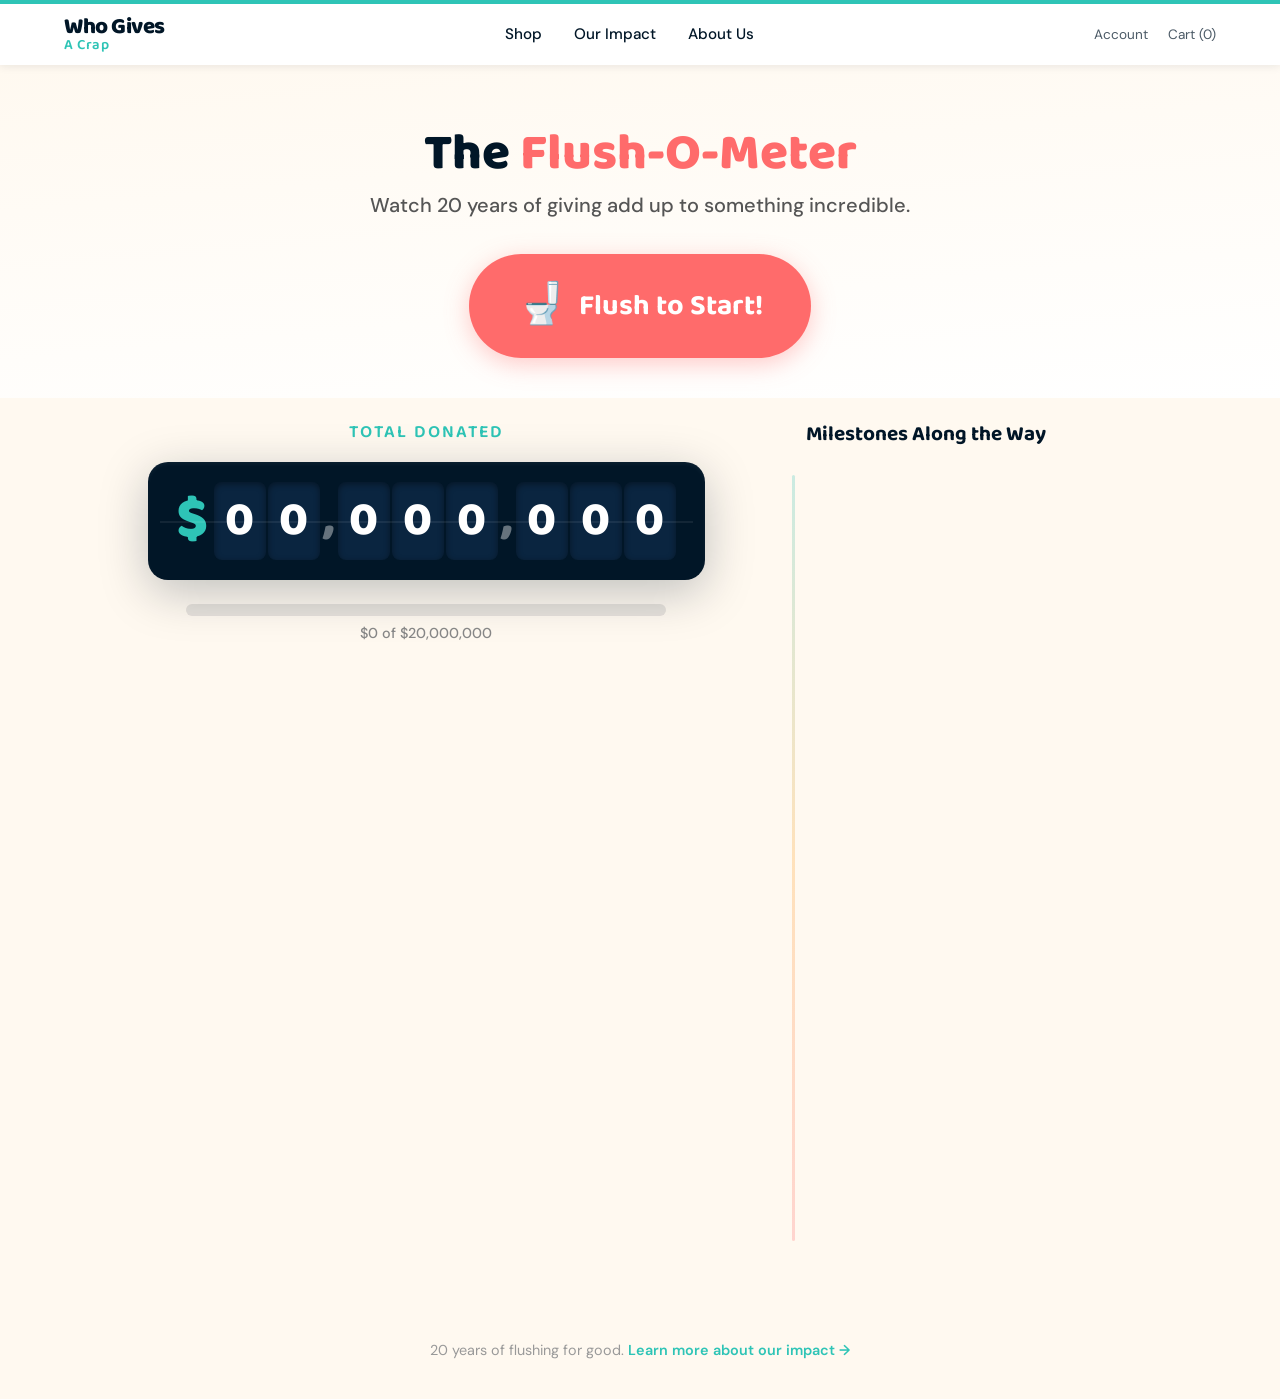
<file: wgac-20m-celebration/concept-3-flush-o-meter/index.html>
<!DOCTYPE html>
<html lang="en">
<head>
  <meta charset="UTF-8">
  <meta name="viewport" content="width=device-width, initial-scale=1.0">
  <title>Flush-O-Meter — $20 Million Donated! | Who Gives A Crap</title>
  <link rel="stylesheet" href="../shared/header.css">
  <link href="https://fonts.googleapis.com/css2?family=Baloo+2:wght@400;600;700;800&family=DM+Sans:wght@400;500;700&display=swap" rel="stylesheet">
  <style>
    /* ===== Brand Tokens ===== */
    :root {
      --coral: #FF6B6B;
      --teal: #2EC4B6;
      --orange: #FF9F1C;
      --yellow: #FFBF69;
      --navy: #011627;
      --light-bg: #FFF9F0;
      --white: #FFFFFF;
    }

    /* ===== Base ===== */
    body {
      font-family: 'DM Sans', sans-serif;
      color: var(--navy);
      background: var(--light-bg);
      overflow-x: hidden;
    }

    h1, h2, h3, h4 {
      font-family: 'Baloo 2', cursive;
    }

    /* ===== Hero Section ===== */
    .hero {
      text-align: center;
      padding: 60px 24px 40px;
      background: linear-gradient(175deg, var(--light-bg) 0%, #fff 100%);
      position: relative;
    }

    .hero h1 {
      font-size: clamp(2rem, 5vw, 3.2rem);
      font-weight: 800;
      color: var(--navy);
      margin-bottom: 8px;
      line-height: 1.15;
    }

    .hero h1 .accent {
      color: var(--coral);
    }

    .hero .subtitle {
      font-size: clamp(1rem, 2.5vw, 1.25rem);
      color: #555;
      margin-bottom: 36px;
      font-weight: 500;
    }

    /* ===== Flush Button ===== */
    .flush-btn {
      display: inline-flex;
      align-items: center;
      gap: 12px;
      background: var(--coral);
      color: var(--white);
      border: none;
      padding: 20px 48px;
      font-family: 'Baloo 2', cursive;
      font-size: clamp(1.3rem, 3vw, 1.8rem);
      font-weight: 700;
      border-radius: 60px;
      cursor: pointer;
      transition: transform 0.2s, box-shadow 0.2s, background 0.2s;
      box-shadow: 0 6px 24px rgba(255, 107, 107, 0.35);
      position: relative;
      overflow: hidden;
    }

    .flush-btn:hover {
      transform: translateY(-3px) scale(1.03);
      box-shadow: 0 10px 36px rgba(255, 107, 107, 0.45);
      background: #ff5252;
    }

    .flush-btn:active {
      transform: translateY(0) scale(0.98);
    }

    .flush-btn .flush-icon {
      font-size: 1.4em;
      display: inline-block;
      transition: transform 0.4s ease;
    }

    .flush-btn.flushing .flush-icon {
      animation: flushSpin 0.6s ease-in-out;
    }

    .flush-btn.hidden {
      display: none;
    }

    @keyframes flushSpin {
      0% { transform: rotate(0deg) scale(1); }
      50% { transform: rotate(180deg) scale(1.3); }
      100% { transform: rotate(360deg) scale(1); }
    }

    /* ===== Main Counter Area ===== */
    .counter-section {
      max-width: 1100px;
      margin: 0 auto;
      padding: 20px 24px 60px;
      display: flex;
      gap: 48px;
      align-items: flex-start;
    }

    /* ===== Odometer ===== */
    .odometer-wrapper {
      flex: 1 1 auto;
      text-align: center;
      position: sticky;
      top: 100px;
    }

    .odometer-label {
      font-family: 'Baloo 2', cursive;
      font-size: 1.1rem;
      font-weight: 600;
      color: var(--teal);
      text-transform: uppercase;
      letter-spacing: 2px;
      margin-bottom: 16px;
    }

    .odometer-container {
      display: inline-flex;
      align-items: center;
      background: var(--navy);
      border-radius: 20px;
      padding: 20px 28px;
      box-shadow: 0 12px 48px rgba(1, 22, 39, 0.25), inset 0 2px 4px rgba(255,255,255,0.05);
      gap: 0;
      position: relative;
    }

    .odometer-dollar {
      font-family: 'Baloo 2', cursive;
      font-size: clamp(2.2rem, 5vw, 3.6rem);
      font-weight: 800;
      color: var(--teal);
      margin-right: 4px;
      line-height: 1;
    }

    .odometer-digits {
      display: flex;
      align-items: center;
      gap: 0;
    }

    .digit-slot {
      width: clamp(32px, 5vw, 52px);
      height: clamp(50px, 8vw, 78px);
      overflow: hidden;
      position: relative;
      background: #0a2540;
      border-radius: 8px;
      margin: 0 1px;
      box-shadow: inset 0 2px 6px rgba(0,0,0,0.4);
    }

    .digit-reel {
      position: absolute;
      top: 0;
      left: 0;
      width: 100%;
      transition: transform 0.4s cubic-bezier(0.25, 0.46, 0.45, 0.94);
    }

    .digit-reel .digit-face {
      width: 100%;
      height: clamp(50px, 8vw, 78px);
      display: flex;
      align-items: center;
      justify-content: center;
      font-family: 'Baloo 2', cursive;
      font-size: clamp(1.8rem, 4.5vw, 3rem);
      font-weight: 800;
      color: var(--white);
      user-select: none;
    }

    .comma-separator {
      font-family: 'Baloo 2', cursive;
      font-size: clamp(1.8rem, 4.5vw, 3rem);
      font-weight: 800;
      color: rgba(255, 255, 255, 0.4);
      margin: 0 2px;
      line-height: 1;
    }

    /* Odometer shine line */
    .odometer-container::after {
      content: '';
      position: absolute;
      top: 50%;
      left: 12px;
      right: 12px;
      height: 2px;
      background: rgba(255,255,255,0.07);
      pointer-events: none;
    }

    /* ===== Progress Bar ===== */
    .progress-bar-wrapper {
      margin-top: 24px;
    }

    .progress-bar-track {
      width: 100%;
      max-width: 480px;
      height: 12px;
      background: rgba(1, 22, 39, 0.1);
      border-radius: 6px;
      margin: 0 auto;
      overflow: hidden;
    }

    .progress-bar-fill {
      height: 100%;
      width: 0%;
      border-radius: 6px;
      background: linear-gradient(90deg, var(--teal), var(--orange), var(--coral));
      transition: width 0.3s ease;
    }

    .progress-text {
      font-size: 0.9rem;
      color: #888;
      margin-top: 8px;
      font-weight: 500;
    }

    /* ===== Timeline ===== */
    .timeline-wrapper {
      flex: 0 0 380px;
      max-width: 380px;
    }

    .timeline-title {
      font-family: 'Baloo 2', cursive;
      font-size: 1.3rem;
      font-weight: 700;
      color: var(--navy);
      margin-bottom: 24px;
      padding-left: 20px;
    }

    .timeline {
      position: relative;
      padding-left: 20px;
    }

    /* Vertical line */
    .timeline::before {
      content: '';
      position: absolute;
      left: 6px;
      top: 0;
      bottom: 0;
      width: 3px;
      background: linear-gradient(180deg, var(--teal), var(--orange), var(--coral));
      border-radius: 2px;
      opacity: 0.25;
    }

    .timeline-line-fill {
      position: absolute;
      left: 6px;
      top: 0;
      width: 3px;
      height: 0%;
      background: linear-gradient(180deg, var(--teal), var(--orange), var(--coral));
      border-radius: 2px;
      transition: height 0.4s ease;
      z-index: 1;
    }

    .milestone {
      position: relative;
      padding: 0 0 28px 28px;
      opacity: 0;
      transform: translateX(20px);
      transition: opacity 0.5s ease, transform 0.5s ease;
    }

    .milestone.visible {
      opacity: 1;
      transform: translateX(0);
    }

    .milestone::before {
      content: '';
      position: absolute;
      left: -14px;
      top: 6px;
      width: 14px;
      height: 14px;
      border-radius: 50%;
      background: var(--light-bg);
      border: 3px solid #ccc;
      z-index: 2;
      transition: border-color 0.4s, background 0.4s, box-shadow 0.4s;
    }

    .milestone.visible::before {
      border-color: var(--teal);
      background: var(--teal);
      box-shadow: 0 0 12px rgba(46, 196, 182, 0.4);
    }

    .milestone .ms-amount {
      font-family: 'Baloo 2', cursive;
      font-weight: 700;
      font-size: 1.05rem;
      color: var(--coral);
      display: block;
    }

    .milestone .ms-text {
      font-size: 0.95rem;
      color: #555;
      line-height: 1.45;
      margin-top: 2px;
    }

    .milestone .ms-emoji {
      font-size: 1.3rem;
      margin-left: 4px;
    }

    /* ===== Celebration Overlay ===== */
    .celebration {
      position: fixed;
      top: 0; left: 0; right: 0; bottom: 0;
      z-index: 9999;
      display: none;
      align-items: center;
      justify-content: center;
      background: rgba(1, 22, 39, 0.85);
      backdrop-filter: blur(6px);
      animation: fadeInOverlay 0.6s ease;
    }

    .celebration.active {
      display: flex;
    }

    @keyframes fadeInOverlay {
      from { opacity: 0; }
      to { opacity: 1; }
    }

    .celebration-content {
      text-align: center;
      padding: 48px 32px;
      max-width: 600px;
      animation: celebPop 0.5s cubic-bezier(0.34, 1.56, 0.64, 1) 0.3s both;
    }

    @keyframes celebPop {
      from { transform: scale(0.5); opacity: 0; }
      to { transform: scale(1); opacity: 1; }
    }

    .celebration h2 {
      font-size: clamp(2rem, 5vw, 3.5rem);
      color: var(--white);
      margin-bottom: 8px;
    }

    .celebration h2 .big-number {
      display: block;
      font-size: 1.4em;
      color: var(--teal);
      text-shadow: 0 0 40px rgba(46, 196, 182, 0.5);
    }

    .celebration p {
      font-size: 1.2rem;
      color: rgba(255,255,255,0.8);
      margin-top: 12px;
      line-height: 1.5;
    }

    .celebration .celeb-emoji {
      font-size: 3rem;
      margin-top: 20px;
      display: block;
      animation: bounce 0.8s ease infinite alternate;
    }

    @keyframes bounce {
      from { transform: translateY(0); }
      to { transform: translateY(-12px); }
    }

    .celebration .restart-btn {
      display: inline-block;
      margin-top: 28px;
      padding: 14px 36px;
      background: var(--teal);
      color: var(--white);
      border: none;
      border-radius: 50px;
      font-family: 'Baloo 2', cursive;
      font-size: 1.15rem;
      font-weight: 700;
      cursor: pointer;
      transition: transform 0.2s, box-shadow 0.2s;
      box-shadow: 0 4px 20px rgba(46, 196, 182, 0.3);
    }

    .celebration .restart-btn:hover {
      transform: translateY(-2px);
      box-shadow: 0 8px 28px rgba(46, 196, 182, 0.45);
    }

    /* ===== Confetti ===== */
    .confetti-piece {
      position: fixed;
      width: 10px;
      height: 10px;
      top: -20px;
      z-index: 10000;
      opacity: 0;
      pointer-events: none;
    }

    .confetti-piece.active {
      animation: confettiFall linear forwards;
    }

    @keyframes confettiFall {
      0% {
        opacity: 1;
        transform: translateY(0) rotate(0deg) scale(1);
      }
      80% {
        opacity: 1;
      }
      100% {
        opacity: 0;
        transform: translateY(100vh) rotate(720deg) scale(0.5);
      }
    }

    /* ===== Footer Note ===== */
    .footer-note {
      text-align: center;
      padding: 40px 24px;
      font-size: 0.9rem;
      color: #999;
    }

    .footer-note a {
      color: var(--teal);
      text-decoration: none;
      font-weight: 600;
    }

    /* ===== Responsive ===== */
    @media (max-width: 860px) {
      .counter-section {
        flex-direction: column;
        align-items: center;
        gap: 32px;
      }

      .odometer-wrapper {
        position: relative;
        top: 0;
      }

      .timeline-wrapper {
        flex: 1 1 auto;
        max-width: 100%;
        width: 100%;
      }
    }

    @media (max-width: 500px) {
      .hero {
        padding: 40px 16px 28px;
      }

      .flush-btn {
        padding: 16px 36px;
      }

      .odometer-container {
        padding: 14px 16px;
        border-radius: 14px;
      }

      .digit-slot {
        width: 28px;
        height: 44px;
        border-radius: 5px;
      }

      .digit-reel .digit-face {
        height: 44px;
        font-size: 1.4rem;
      }

      .odometer-dollar {
        font-size: 1.8rem;
      }

      .comma-separator {
        font-size: 1.4rem;
      }

      .milestone {
        padding-bottom: 20px;
      }
    }
  </style>
</head>
<body>

  <!-- Hero -->
  <section class="hero">
    <h1>The <span class="accent">Flush-O-Meter</span></h1>
    <p class="subtitle">Watch 20 years of giving add up to something incredible.</p>
    <button class="flush-btn" id="flushBtn" onclick="startCounter()">
      <span class="flush-icon">🚽</span> Flush to Start!
    </button>
  </section>

  <!-- Counter + Timeline -->
  <section class="counter-section">

    <!-- Odometer Side -->
    <div class="odometer-wrapper">
      <div class="odometer-label">Total Donated</div>
      <div class="odometer-container" id="odometer">
        <span class="odometer-dollar">$</span>
        <div class="odometer-digits" id="odometerDigits">
          <!-- Digits: 00,000,000 — 8 digits with commas -->
          <!-- Digit slots and commas will be built by JS -->
        </div>
      </div>
      <div class="progress-bar-wrapper">
        <div class="progress-bar-track">
          <div class="progress-bar-fill" id="progressFill"></div>
        </div>
        <div class="progress-text" id="progressText">$0 of $20,000,000</div>
      </div>
    </div>

    <!-- Timeline Side -->
    <div class="timeline-wrapper">
      <div class="timeline-title">Milestones Along the Way</div>
      <div class="timeline" id="timeline">
        <div class="timeline-line-fill" id="timelineFill"></div>
        <!-- Milestones injected by JS -->
      </div>
    </div>
  </section>

  <!-- Celebration Overlay -->
  <div class="celebration" id="celebration">
    <div class="celebration-content">
      <h2>
        We did it!
        <span class="big-number">$20,000,000</span>
      </h2>
      <p>Twenty million dollars donated to bring clean water and sanitation to communities around the world. All because people chose to give a crap.</p>
      <span class="celeb-emoji">🎉🚽💧</span>
      <button class="restart-btn" onclick="resetCounter()">Flush Again!</button>
    </div>
  </div>

  <!-- Footer -->
  <div class="footer-note">
    20 years of flushing for good. <a href="#">Learn more about our impact &rarr;</a>
  </div>

  <!-- Shared Header JS -->
  <script src="../shared/header.js"></script>

  <script>
    /* ===================================================================
       Flush-O-Meter — Odometer counter with milestones
       =================================================================== */

    const TARGET = 20000000;
    const TOTAL_DIGITS = 8; // 20,000,000 has 8 digits

    // Milestones data
    const MILESTONES = [
      { value: 1000000,  label: 'First toilet project funded',                emoji: '🚽' },
      { value: 2000000,  label: '10,000 people gained clean water access',    emoji: '💧' },
      { value: 5000000,  label: 'Clean water for 100,000 people',             emoji: '🌊' },
      { value: 8000000,  label: 'Sanitation programs in 20 countries',        emoji: '🌍' },
      { value: 10000000, label: 'Half a million lives improved',              emoji: '✨' },
      { value: 13000000, label: 'Emergency relief across 3 continents',       emoji: '🆘' },
      { value: 15000000, label: '1 million people with better sanitation',    emoji: '🎉' },
      { value: 18000000, label: 'Largest annual donation yet',                emoji: '📈' },
      { value: 20000000, label: "And we're just getting started...",          emoji: '💪' },
    ];

    let currentValue = 0;
    let animationRunning = false;
    let animationId = null;

    // ===== Build the odometer digit slots =====
    function buildOdometer() {
      const container = document.getElementById('odometerDigits');
      container.innerHTML = '';

      // Pattern: DD,DDD,DDD  (positions 0-7, commas after index 1 and 4)
      for (let i = 0; i < TOTAL_DIGITS; i++) {
        // Insert comma separators
        if (i === 2 || i === 5) {
          const comma = document.createElement('span');
          comma.className = 'comma-separator';
          comma.textContent = ',';
          container.appendChild(comma);
        }

        const slot = document.createElement('div');
        slot.className = 'digit-slot';

        const reel = document.createElement('div');
        reel.className = 'digit-reel';
        reel.id = `reel-${i}`;

        // Create 10 faces (0-9)
        for (let d = 0; d < 10; d++) {
          const face = document.createElement('div');
          face.className = 'digit-face';
          face.textContent = d;
          reel.appendChild(face);
        }

        slot.appendChild(reel);
        container.appendChild(slot);
      }
    }

    // ===== Set the odometer to display a number =====
    function setOdometerValue(val) {
      const str = String(Math.min(val, TARGET)).padStart(TOTAL_DIGITS, '0');
      const digitHeight = document.querySelector('.digit-face')
        ? document.querySelector('.digit-face').offsetHeight
        : 78;

      for (let i = 0; i < TOTAL_DIGITS; i++) {
        const digit = parseInt(str[i], 10);
        const reel = document.getElementById(`reel-${i}`);
        if (reel) {
          reel.style.transform = `translateY(-${digit * digitHeight}px)`;
        }
      }
    }

    // ===== Build milestone DOM =====
    function buildMilestones() {
      const timeline = document.getElementById('timeline');
      // Keep the fill line
      const fillLine = document.getElementById('timelineFill');

      // Remove old milestones (keep fill line)
      timeline.querySelectorAll('.milestone').forEach(m => m.remove());

      MILESTONES.forEach((ms, idx) => {
        const el = document.createElement('div');
        el.className = 'milestone';
        el.id = `ms-${idx}`;
        el.innerHTML = `
          <span class="ms-amount">$${ms.value.toLocaleString()}</span>
          <span class="ms-text">${ms.label} <span class="ms-emoji">${ms.emoji}</span></span>
        `;
        timeline.appendChild(el);
      });
    }

    // ===== Update milestones visibility =====
    function updateMilestones(val) {
      let lastVisibleIdx = -1;
      MILESTONES.forEach((ms, idx) => {
        const el = document.getElementById(`ms-${idx}`);
        if (val >= ms.value) {
          if (!el.classList.contains('visible')) {
            // Stagger the animation slightly
            setTimeout(() => el.classList.add('visible'), idx * 40);
          }
          lastVisibleIdx = idx;
        }
      });

      // Update the fill line
      const fillPct = lastVisibleIdx >= 0
        ? ((lastVisibleIdx + 1) / MILESTONES.length) * 100
        : 0;
      document.getElementById('timelineFill').style.height = fillPct + '%';
    }

    // ===== Update progress bar =====
    function updateProgress(val) {
      const pct = Math.min((val / TARGET) * 100, 100);
      document.getElementById('progressFill').style.width = pct + '%';
      document.getElementById('progressText').textContent =
        '$' + Math.floor(val).toLocaleString() + ' of $20,000,000';
    }

    // ===== Easing: accelerating curve =====
    // We use a custom easing that starts slow and accelerates
    function easeInQuad(t) {
      return t * t;
    }

    function easeInCubic(t) {
      return t * t * t;
    }

    // Blend: slow start, fast finish
    function customEase(t) {
      // Starts very slow, then accelerates dramatically
      if (t < 0.3) {
        // Slow phase
        return easeInCubic(t / 0.3) * 0.05;
      } else {
        // Accelerating phase
        const t2 = (t - 0.3) / 0.7;
        return 0.05 + easeInQuad(t2) * 0.95;
      }
    }

    // ===== Counter animation =====
    function startCounter() {
      if (animationRunning) return;
      animationRunning = true;

      const btn = document.getElementById('flushBtn');
      btn.classList.add('flushing');

      // Hide button after animation
      setTimeout(() => {
        btn.classList.add('hidden');
      }, 700);

      const duration = 8000; // 8 seconds total
      const startTime = performance.now();

      function tick(now) {
        const elapsed = now - startTime;
        const progress = Math.min(elapsed / duration, 1);
        const easedProgress = customEase(progress);
        currentValue = Math.floor(easedProgress * TARGET);

        setOdometerValue(currentValue);
        updateMilestones(currentValue);
        updateProgress(currentValue);

        if (progress < 1) {
          animationId = requestAnimationFrame(tick);
        } else {
          // Ensure we land exactly on target
          currentValue = TARGET;
          setOdometerValue(TARGET);
          updateMilestones(TARGET);
          updateProgress(TARGET);
          animationRunning = false;

          // Trigger celebration
          setTimeout(showCelebration, 600);
        }
      }

      animationId = requestAnimationFrame(tick);
    }

    // ===== Celebration =====
    function showCelebration() {
      document.getElementById('celebration').classList.add('active');
      launchConfetti();
    }

    function hideCelebration() {
      document.getElementById('celebration').classList.remove('active');
    }

    // ===== Confetti =====
    function launchConfetti() {
      const colors = ['#FF6B6B', '#2EC4B6', '#FF9F1C', '#FFBF69', '#011627', '#fff'];
      const shapes = ['square', 'circle'];
      const count = 80;

      for (let i = 0; i < count; i++) {
        const piece = document.createElement('div');
        piece.className = 'confetti-piece';
        const color = colors[Math.floor(Math.random() * colors.length)];
        const shape = shapes[Math.floor(Math.random() * shapes.length)];
        const size = 6 + Math.random() * 10;
        const left = Math.random() * 100;
        const delay = Math.random() * 1.5;
        const fallDuration = 2 + Math.random() * 3;

        piece.style.cssText = `
          left: ${left}%;
          width: ${size}px;
          height: ${size}px;
          background: ${color};
          border-radius: ${shape === 'circle' ? '50%' : '2px'};
        `;

        document.body.appendChild(piece);

        // Trigger animation
        setTimeout(() => {
          piece.classList.add('active');
          piece.style.animationDuration = fallDuration + 's';
          piece.style.animationDelay = '0s';
        }, delay * 1000);

        // Clean up
        setTimeout(() => {
          piece.remove();
        }, (delay + fallDuration + 0.5) * 1000);
      }
    }

    // ===== Reset =====
    function resetCounter() {
      hideCelebration();
      currentValue = 0;

      if (animationId) {
        cancelAnimationFrame(animationId);
        animationId = null;
      }
      animationRunning = false;

      setOdometerValue(0);
      updateProgress(0);

      // Reset milestones
      document.querySelectorAll('.milestone').forEach(m => m.classList.remove('visible'));
      document.getElementById('timelineFill').style.height = '0%';

      // Show the flush button again
      const btn = document.getElementById('flushBtn');
      btn.classList.remove('hidden', 'flushing');
    }

    // ===== Init =====
    function init() {
      buildOdometer();
      buildMilestones();
      setOdometerValue(0);
      updateProgress(0);
    }

    // Run on DOM ready
    if (document.readyState === 'loading') {
      document.addEventListener('DOMContentLoaded', init);
    } else {
      init();
    }
  </script>
</body>
</html>
</file>
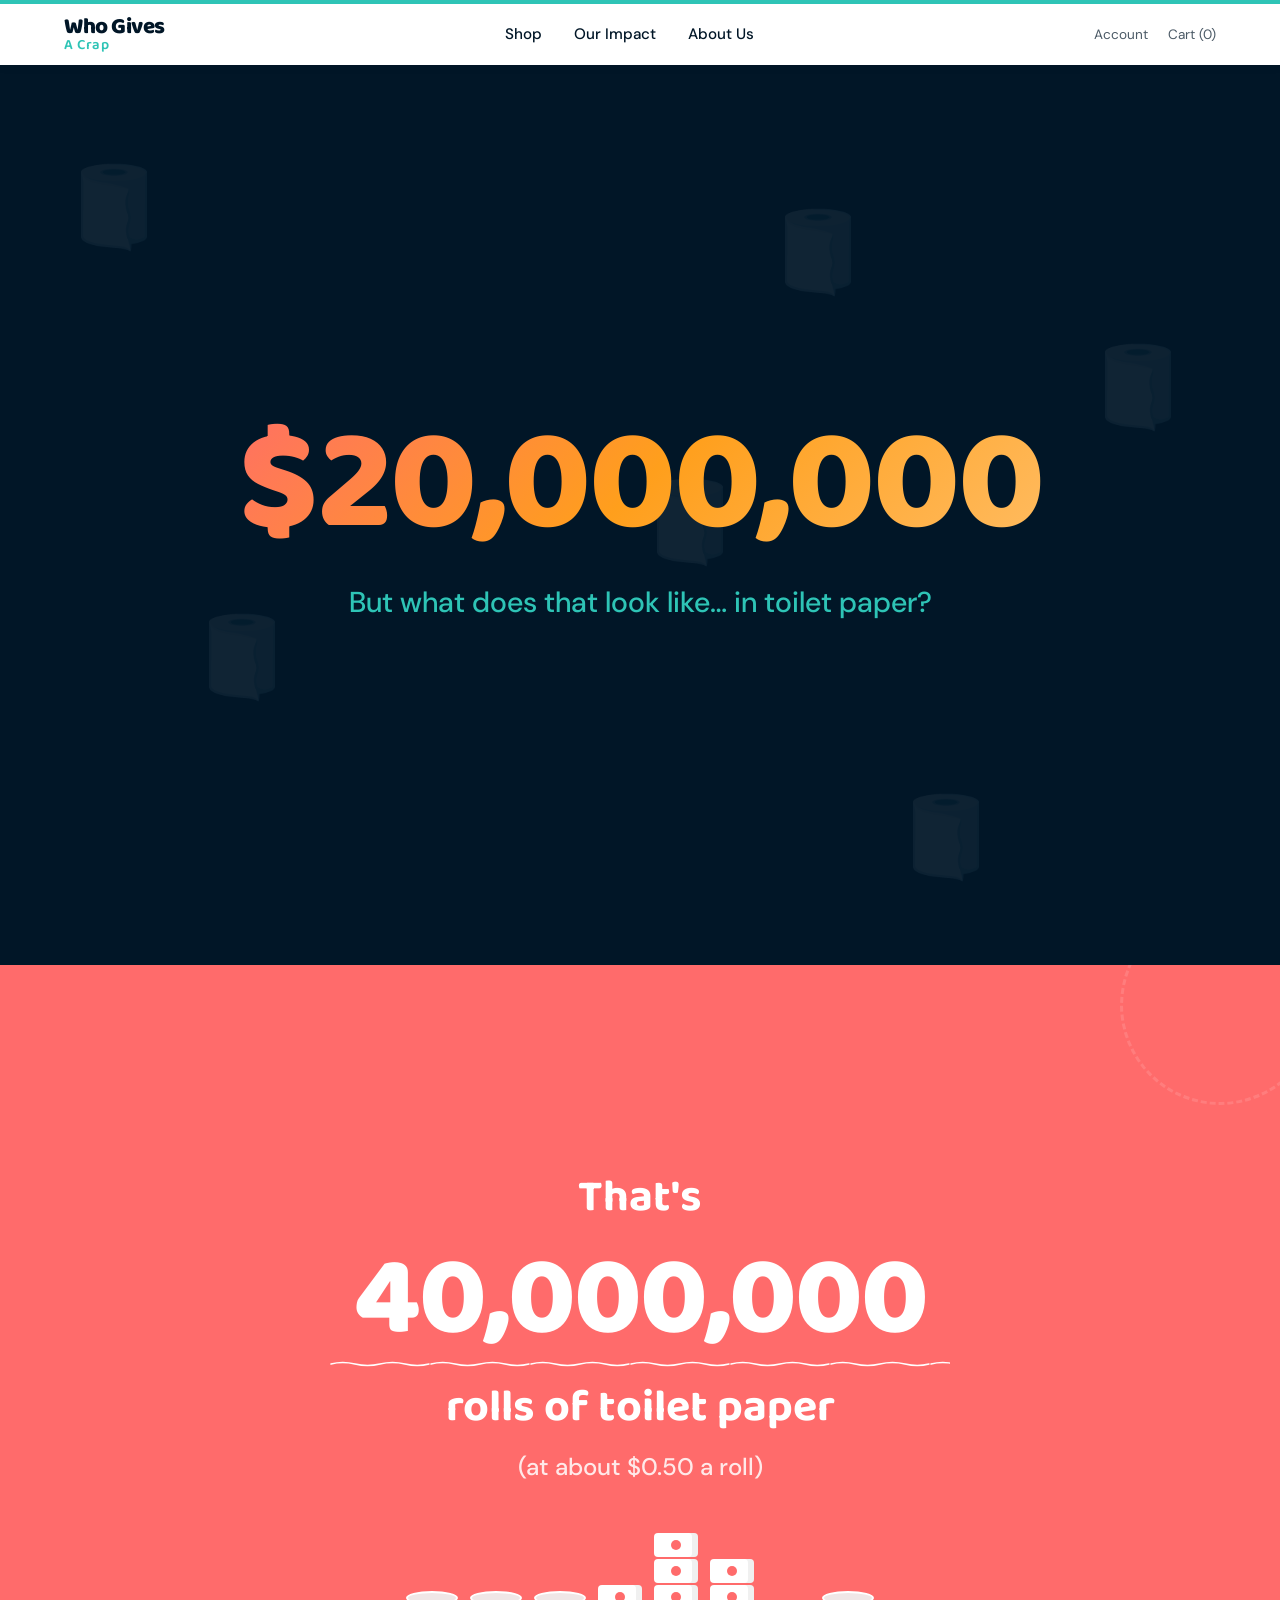
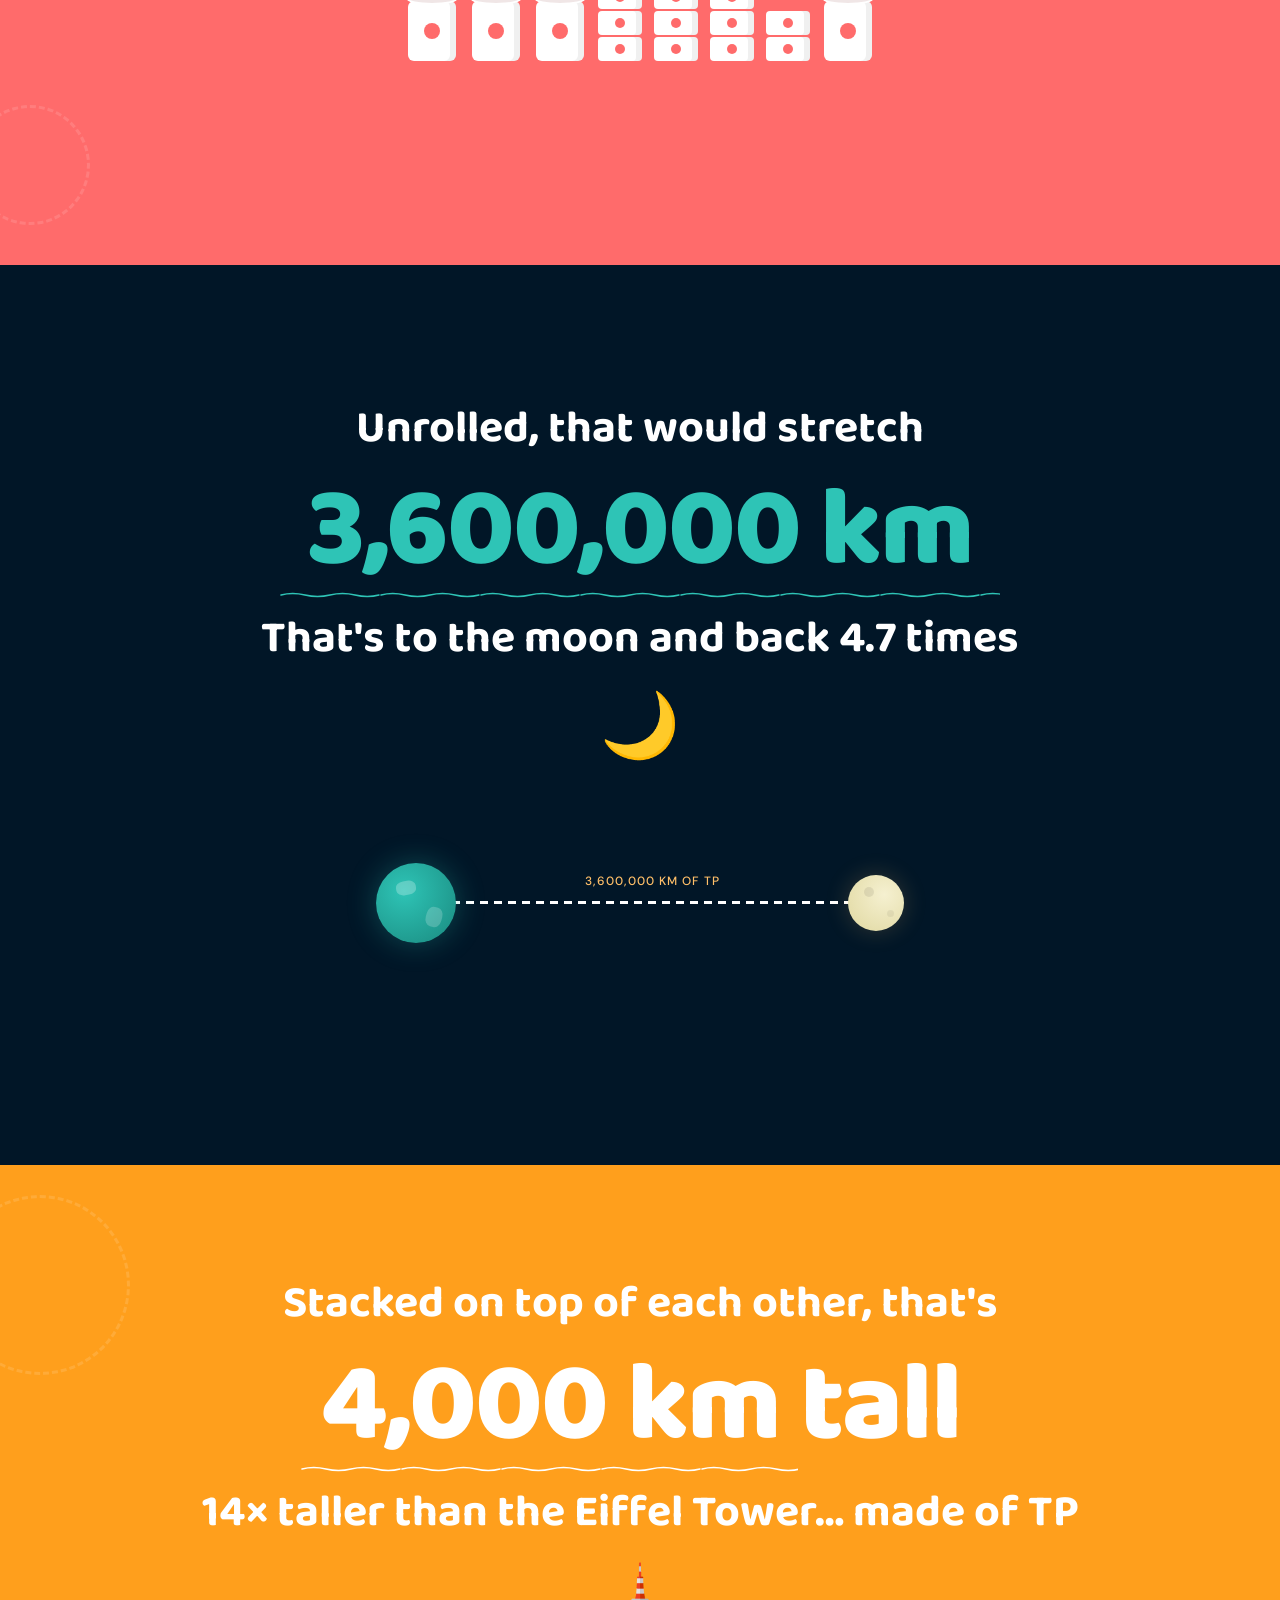
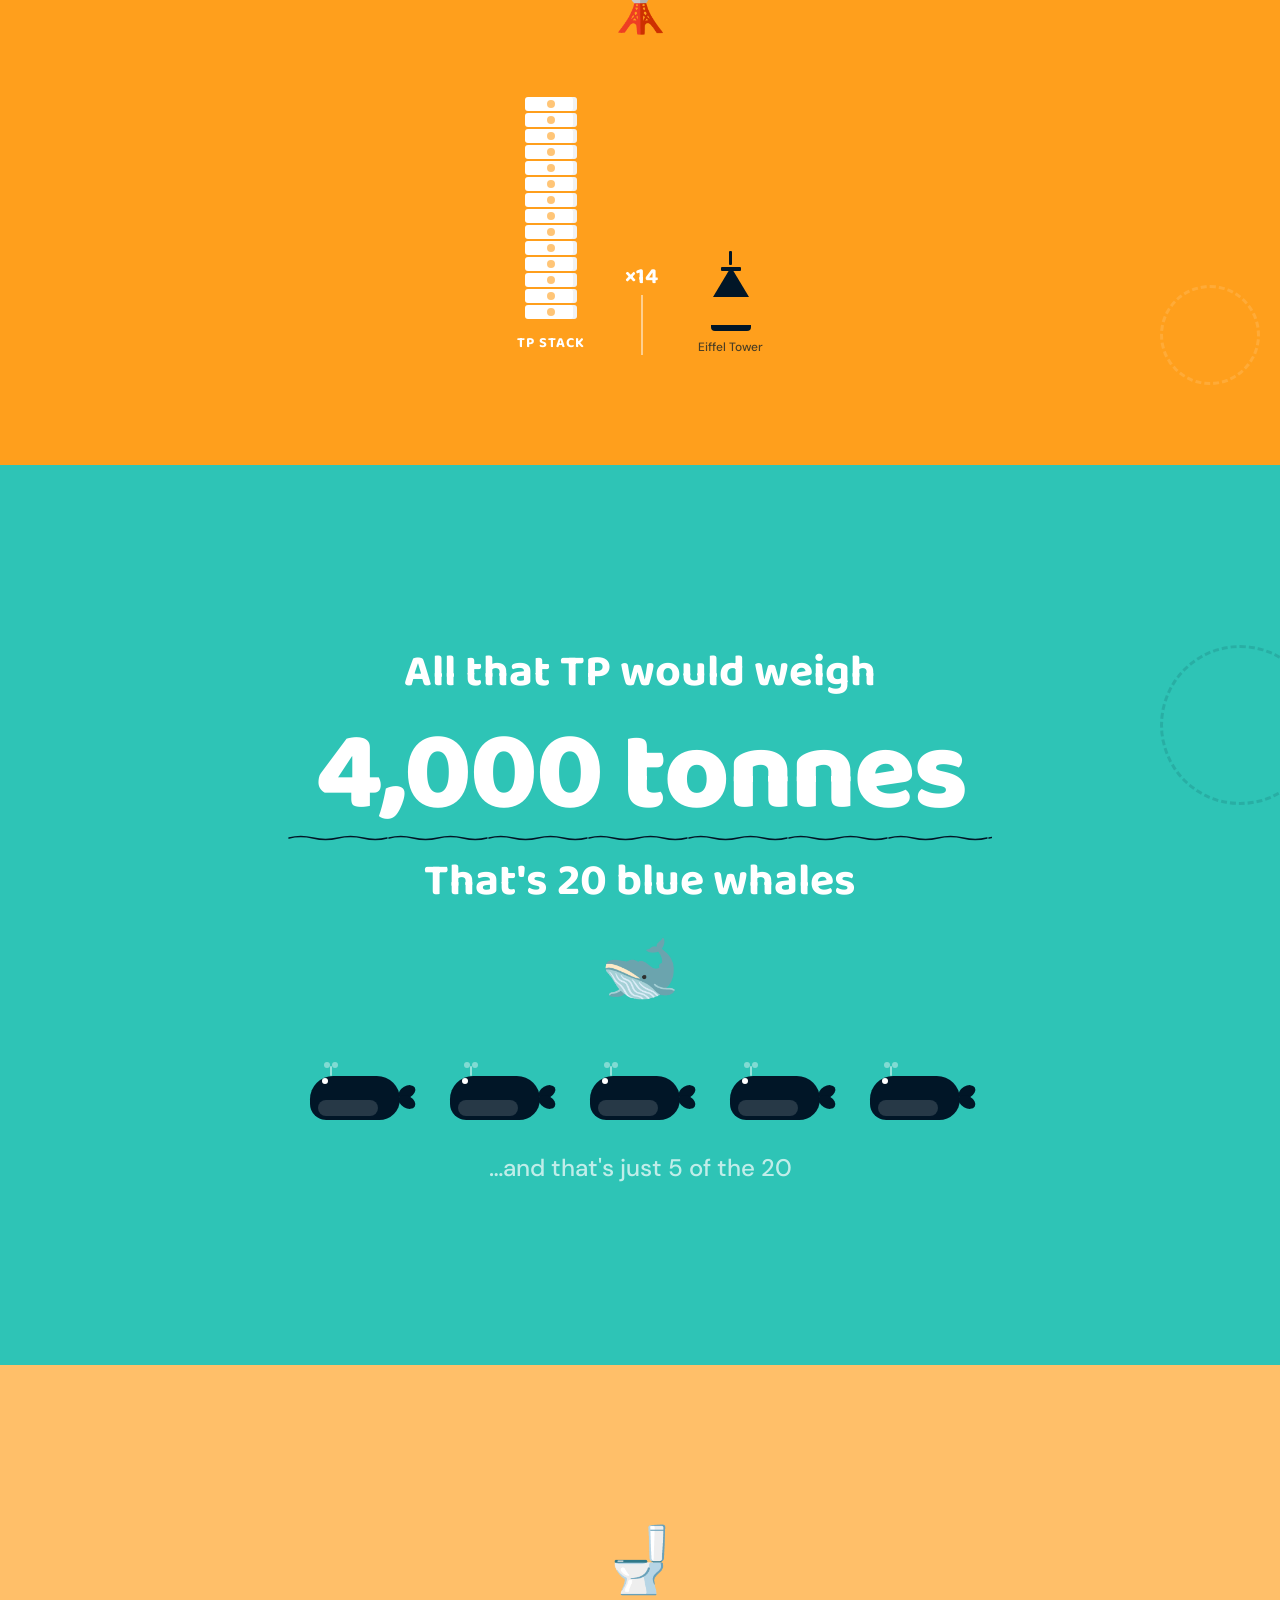
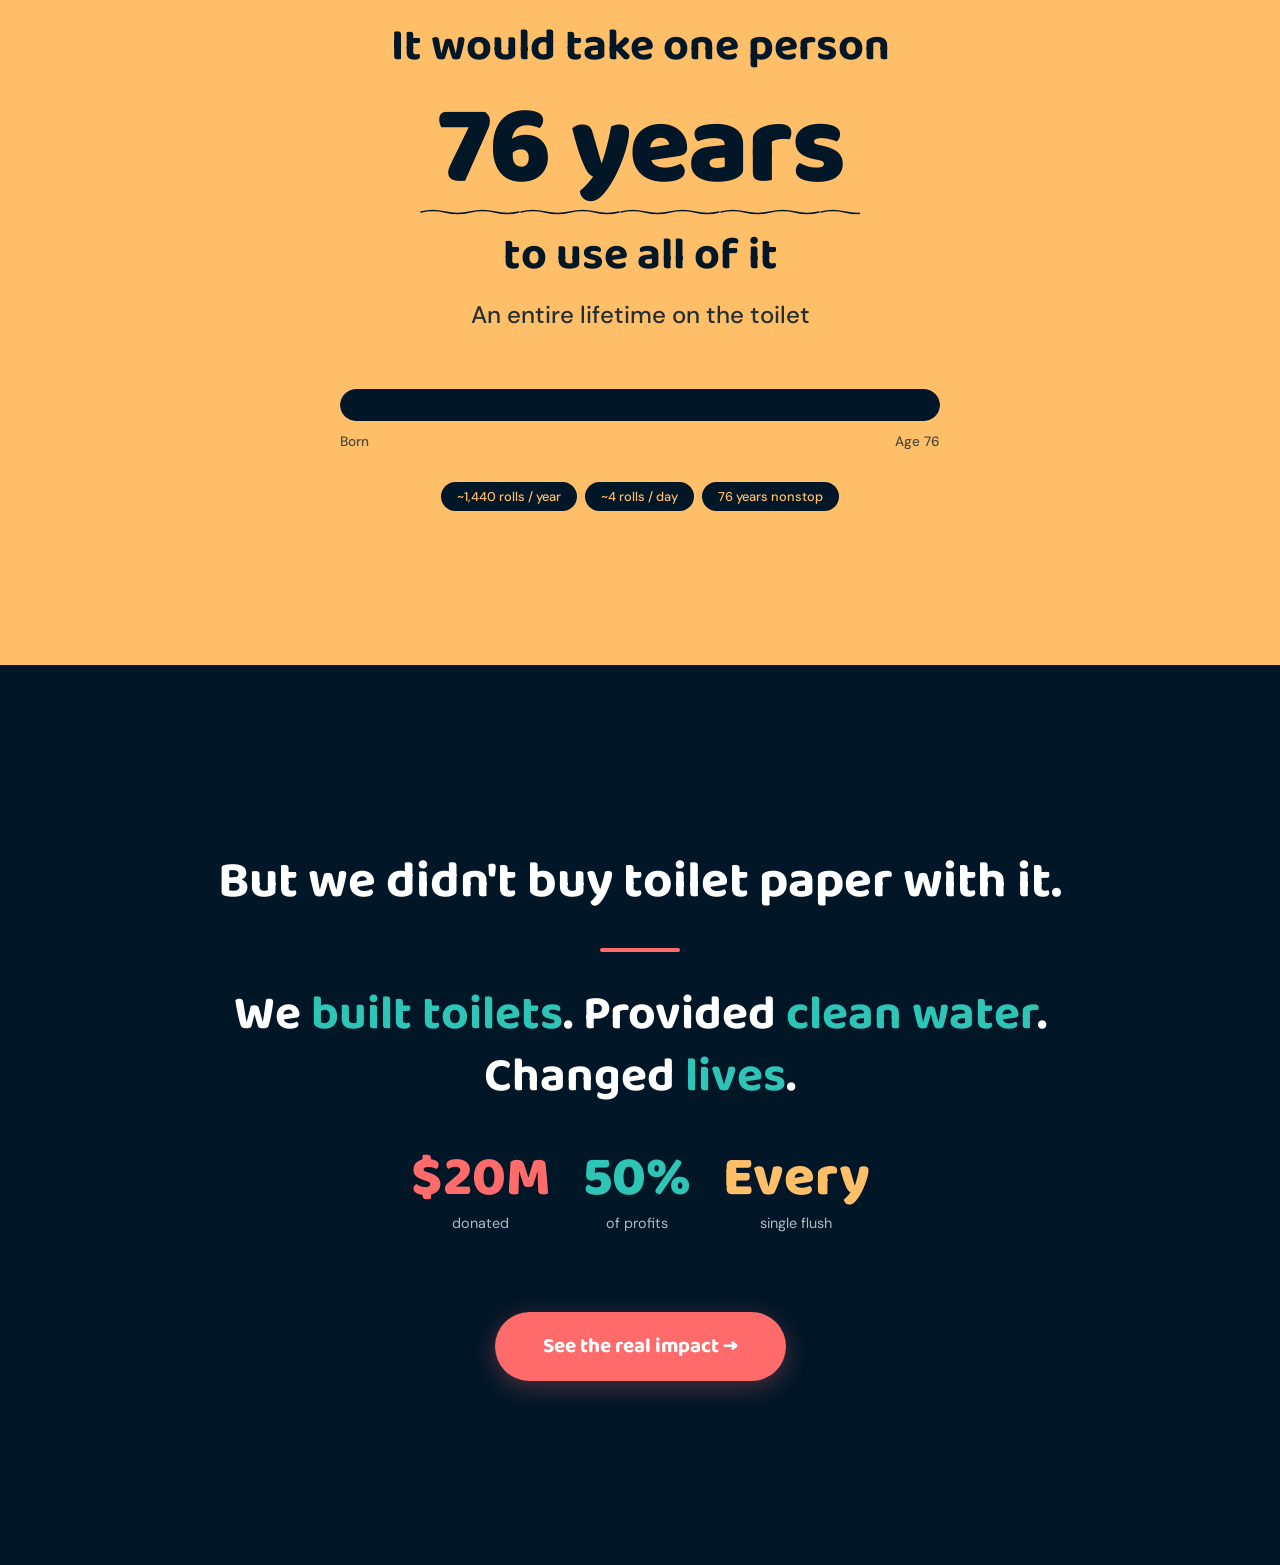
<file: wgac-20m-celebration/concept-4-toilet-paper-math/index.html>
<!DOCTYPE html>
<html lang="en">
<head>
  <meta charset="UTF-8">
  <meta name="viewport" content="width=device-width, initial-scale=1.0">
  <title>If This Were Toilet Paper | Who Gives A Crap — $20M Celebration</title>
  <link rel="stylesheet" href="../shared/header.css">
  <link href="https://fonts.googleapis.com/css2?family=Baloo+2:wght@400;600;700;800&family=DM+Sans:wght@400;500;700&display=swap" rel="stylesheet">
  <style>
    /* ========================================
       BASE STYLES
       ======================================== */
    :root {
      --coral: #FF6B6B;
      --teal: #2EC4B6;
      --orange: #FF9F1C;
      --yellow: #FFBF69;
      --navy: #011627;
      --light-bg: #FFF9F0;
      --white: #FFFFFF;
    }

    html {
      scroll-behavior: smooth;
    }

    body {
      font-family: 'DM Sans', sans-serif;
      color: var(--navy);
      background: var(--light-bg);
      overflow-x: hidden;
    }

    h1, h2, h3, h4, h5, h6 {
      font-family: 'Baloo 2', cursive;
    }

    /* ========================================
       SECTION BASE
       ======================================== */
    .tp-section {
      min-height: 100vh;
      display: flex;
      flex-direction: column;
      align-items: center;
      justify-content: center;
      padding: 80px 24px;
      position: relative;
      overflow: hidden;
    }

    .tp-section-inner {
      max-width: 900px;
      width: 100%;
      text-align: center;
      z-index: 2;
      position: relative;
    }

    /* ========================================
       ANIMATE-IN (Intersection Observer)
       ======================================== */
    .animate-in {
      opacity: 0;
      transform: translateY(60px);
      transition: opacity 0.8s cubic-bezier(0.22, 1, 0.36, 1),
                  transform 0.8s cubic-bezier(0.22, 1, 0.36, 1);
    }

    .animate-in.visible {
      opacity: 1;
      transform: translateY(0);
    }

    .animate-in.delay-1 { transition-delay: 0.15s; }
    .animate-in.delay-2 { transition-delay: 0.3s; }
    .animate-in.delay-3 { transition-delay: 0.45s; }
    .animate-in.delay-4 { transition-delay: 0.6s; }

    /* ========================================
       TYPOGRAPHY
       ======================================== */
    .big-number {
      font-family: 'Baloo 2', cursive;
      font-weight: 800;
      font-size: clamp(3rem, 10vw, 7rem);
      line-height: 1.1;
      margin-bottom: 16px;
      letter-spacing: -2px;
    }

    .stat-text {
      font-family: 'Baloo 2', cursive;
      font-weight: 700;
      font-size: clamp(1.5rem, 4vw, 2.8rem);
      line-height: 1.3;
      margin-bottom: 12px;
    }

    .sub-text {
      font-family: 'DM Sans', sans-serif;
      font-weight: 500;
      font-size: clamp(1rem, 2.5vw, 1.5rem);
      line-height: 1.5;
      opacity: 0.85;
    }

    .emoji-large {
      font-size: clamp(2rem, 5vw, 4rem);
      display: block;
      margin-top: 16px;
    }

    /* ========================================
       HAND-DRAWN FEEL — squiggly underlines
       ======================================== */
    .squiggle {
      position: relative;
      display: inline-block;
    }

    .squiggle::after {
      content: '';
      position: absolute;
      bottom: -6px;
      left: -4%;
      width: 108%;
      height: 12px;
      background: url("data:image/svg+xml,%3Csvg xmlns='http://www.w3.org/2000/svg' viewBox='0 0 200 12'%3E%3Cpath d='M2 8 Q25 2 50 8 Q75 14 100 8 Q125 2 150 8 Q175 14 198 8' fill='none' stroke='%23FF6B6B' stroke-width='3' stroke-linecap='round'/%3E%3C/svg%3E") repeat-x;
      background-size: 100px 12px;
    }

    /* ========================================
       SECTION 1: HERO
       ======================================== */
    .section-hero {
      background: var(--navy);
      color: var(--white);
    }

    .section-hero .big-number {
      font-size: clamp(3.5rem, 12vw, 9rem);
      background: linear-gradient(135deg, var(--coral), var(--orange), var(--yellow));
      -webkit-background-clip: text;
      -webkit-text-fill-color: transparent;
      background-clip: text;
    }

    .section-hero .sub-text {
      color: var(--teal);
      opacity: 1;
      font-size: clamp(1.1rem, 3vw, 1.8rem);
      margin-top: 8px;
    }

    .hero-tp-bg {
      position: absolute;
      inset: 0;
      overflow: hidden;
      opacity: 0.06;
      z-index: 1;
    }

    .hero-tp-bg span {
      position: absolute;
      font-size: 80px;
      animation: float 20s infinite ease-in-out;
    }

    @keyframes float {
      0%, 100% { transform: translateY(0) rotate(0deg); }
      25% { transform: translateY(-30px) rotate(5deg); }
      50% { transform: translateY(10px) rotate(-3deg); }
      75% { transform: translateY(-20px) rotate(4deg); }
    }

    /* ========================================
       SECTION 2: ROLLS
       ======================================== */
    .section-rolls {
      background: var(--coral);
      color: var(--white);
    }

    .section-rolls .squiggle::after {
      background: url("data:image/svg+xml,%3Csvg xmlns='http://www.w3.org/2000/svg' viewBox='0 0 200 12'%3E%3Cpath d='M2 8 Q25 2 50 8 Q75 14 100 8 Q125 2 150 8 Q175 14 198 8' fill='none' stroke='%23FFFFFF' stroke-width='3' stroke-linecap='round'/%3E%3C/svg%3E") repeat-x;
      background-size: 100px 12px;
    }

    /* Rolls illustration */
    .rolls-illustration {
      display: flex;
      justify-content: center;
      align-items: flex-end;
      gap: 12px;
      margin-top: 48px;
      flex-wrap: wrap;
    }

    .tp-roll {
      display: flex;
      flex-direction: column;
      align-items: center;
    }

    .tp-roll-body {
      width: 48px;
      height: 60px;
      background: var(--white);
      border-radius: 6px;
      position: relative;
      box-shadow: inset -6px 0 0 rgba(0,0,0,0.06);
    }

    .tp-roll-body::after {
      content: '';
      position: absolute;
      top: 50%;
      left: 50%;
      transform: translate(-50%, -50%);
      width: 16px;
      height: 16px;
      background: var(--coral);
      border-radius: 50%;
    }

    .tp-roll-top {
      width: 52px;
      height: 14px;
      background: #f0e6e6;
      border-radius: 50%;
      margin-bottom: -4px;
      z-index: 2;
      border: 2px solid var(--white);
    }

    .roll-stack {
      display: flex;
      flex-direction: column-reverse;
      align-items: center;
      gap: 2px;
    }

    .roll-stack .tp-roll-body {
      height: 24px;
      width: 44px;
      border-radius: 4px;
    }

    .roll-stack .tp-roll-body::after {
      width: 10px;
      height: 10px;
    }

    /* Animate rolls */
    .tp-roll {
      opacity: 0;
      transform: translateY(30px);
      transition: all 0.5s cubic-bezier(0.22, 1, 0.36, 1);
    }

    .rolls-illustration.visible .tp-roll {
      opacity: 1;
      transform: translateY(0);
    }

    .rolls-illustration.visible .tp-roll:nth-child(1) { transition-delay: 0.1s; }
    .rolls-illustration.visible .tp-roll:nth-child(2) { transition-delay: 0.15s; }
    .rolls-illustration.visible .tp-roll:nth-child(3) { transition-delay: 0.2s; }
    .rolls-illustration.visible .tp-roll:nth-child(4) { transition-delay: 0.25s; }
    .rolls-illustration.visible .tp-roll:nth-child(5) { transition-delay: 0.3s; }
    .rolls-illustration.visible .tp-roll:nth-child(6) { transition-delay: 0.35s; }
    .rolls-illustration.visible .tp-roll:nth-child(7) { transition-delay: 0.4s; }
    .rolls-illustration.visible .tp-roll:nth-child(8) { transition-delay: 0.45s; }

    /* ========================================
       SECTION 3: UNROLLED LENGTH
       ======================================== */
    .section-length {
      background: var(--navy);
      color: var(--white);
    }

    .section-length .squiggle::after {
      background: url("data:image/svg+xml,%3Csvg xmlns='http://www.w3.org/2000/svg' viewBox='0 0 200 12'%3E%3Cpath d='M2 8 Q25 2 50 8 Q75 14 100 8 Q125 2 150 8 Q175 14 198 8' fill='none' stroke='%232EC4B6' stroke-width='3' stroke-linecap='round'/%3E%3C/svg%3E") repeat-x;
      background-size: 100px 12px;
    }

    /* Earth-to-moon illustration */
    .moon-illustration {
      margin-top: 56px;
      position: relative;
      height: 160px;
      display: flex;
      align-items: center;
      justify-content: center;
    }

    .earth-icon {
      width: 80px;
      height: 80px;
      border-radius: 50%;
      background: radial-gradient(circle at 35% 35%, var(--teal), #1a8a7f);
      position: relative;
      flex-shrink: 0;
      box-shadow: 0 0 30px rgba(46, 196, 182, 0.3);
      z-index: 2;
    }

    .earth-icon::before {
      content: '';
      position: absolute;
      top: 18px; left: 20px;
      width: 20px; height: 14px;
      background: rgba(255,255,255,0.25);
      border-radius: 40%;
      transform: rotate(-10deg);
    }

    .earth-icon::after {
      content: '';
      position: absolute;
      bottom: 16px; right: 14px;
      width: 16px; height: 20px;
      background: rgba(255,255,255,0.2);
      border-radius: 40%;
      transform: rotate(15deg);
    }

    .moon-line {
      height: 3px;
      flex: 1;
      max-width: 400px;
      margin: 0 -4px;
      position: relative;
      overflow: visible;
    }

    .moon-line-inner {
      width: 100%;
      height: 100%;
      background: repeating-linear-gradient(
        90deg,
        var(--white) 0px,
        var(--white) 8px,
        transparent 8px,
        transparent 14px
      );
      animation: dashMove 1.5s linear infinite;
    }

    @keyframes dashMove {
      0% { transform: translateX(0); }
      100% { transform: translateX(14px); }
    }

    .moon-line-label {
      position: absolute;
      top: -28px;
      left: 50%;
      transform: translateX(-50%);
      font-family: 'DM Sans', sans-serif;
      font-size: 0.75rem;
      color: var(--yellow);
      white-space: nowrap;
      font-weight: 500;
      letter-spacing: 1px;
      text-transform: uppercase;
    }

    .moon-icon {
      width: 56px;
      height: 56px;
      border-radius: 50%;
      background: radial-gradient(circle at 65% 35%, #f5f0d0, #e0d8a0);
      position: relative;
      flex-shrink: 0;
      box-shadow: 0 0 24px rgba(255, 191, 105, 0.2);
      z-index: 2;
    }

    .moon-icon::before {
      content: '';
      position: absolute;
      top: 12px; left: 16px;
      width: 10px; height: 10px;
      background: rgba(0,0,0,0.08);
      border-radius: 50%;
    }

    .moon-icon::after {
      content: '';
      position: absolute;
      bottom: 14px; right: 10px;
      width: 7px; height: 7px;
      background: rgba(0,0,0,0.06);
      border-radius: 50%;
    }

    .trip-markers {
      display: flex;
      gap: 8px;
      justify-content: center;
      margin-top: 20px;
      flex-wrap: wrap;
    }

    .trip-marker {
      background: rgba(255,255,255,0.1);
      border: 1px solid rgba(255,255,255,0.2);
      border-radius: 20px;
      padding: 4px 14px;
      font-family: 'DM Sans', sans-serif;
      font-size: 0.8rem;
      color: var(--yellow);
    }

    .trip-marker.active {
      background: var(--teal);
      border-color: var(--teal);
      color: var(--white);
    }

    /* ========================================
       SECTION 4: STACKED HEIGHT
       ======================================== */
    .section-height {
      background: var(--orange);
      color: var(--white);
    }

    .section-height .squiggle::after {
      background: url("data:image/svg+xml,%3Csvg xmlns='http://www.w3.org/2000/svg' viewBox='0 0 200 12'%3E%3Cpath d='M2 8 Q25 2 50 8 Q75 14 100 8 Q125 2 150 8 Q175 14 198 8' fill='none' stroke='%23FFFFFF' stroke-width='3' stroke-linecap='round'/%3E%3C/svg%3E") repeat-x;
      background-size: 100px 12px;
    }

    /* Stack + Eiffel illustration */
    .height-illustration {
      display: flex;
      align-items: flex-end;
      justify-content: center;
      gap: 40px;
      margin-top: 56px;
      padding: 0 20px;
    }

    .tp-tower {
      display: flex;
      flex-direction: column;
      align-items: center;
      position: relative;
    }

    .tp-tower-stack {
      display: flex;
      flex-direction: column;
      gap: 2px;
    }

    .tp-block {
      width: 52px;
      height: 14px;
      background: var(--white);
      border-radius: 3px;
      box-shadow: inset -4px 0 0 rgba(0,0,0,0.05);
      position: relative;
    }

    .tp-block::after {
      content: '';
      position: absolute;
      left: 50%;
      top: 50%;
      transform: translate(-50%, -50%);
      width: 8px;
      height: 8px;
      border-radius: 50%;
      background: var(--orange);
      opacity: 0.6;
    }

    .tp-tower-label {
      margin-top: 12px;
      font-family: 'Baloo 2', cursive;
      font-weight: 700;
      font-size: 0.9rem;
      color: var(--white);
      text-transform: uppercase;
      letter-spacing: 1px;
    }

    .eiffel-tower {
      display: flex;
      flex-direction: column;
      align-items: center;
      position: relative;
    }

    .eiffel-body {
      width: 6px;
      height: 24px;
      background: var(--navy);
      border-radius: 2px;
      position: relative;
    }

    .eiffel-body::before {
      content: '';
      position: absolute;
      bottom: 0;
      left: 50%;
      transform: translateX(-50%);
      width: 0;
      height: 0;
      border-left: 18px solid transparent;
      border-right: 18px solid transparent;
      border-bottom: 30px solid var(--navy);
    }

    .eiffel-top {
      width: 3px;
      height: 14px;
      background: var(--navy);
      border-radius: 1px;
    }

    .eiffel-mid {
      width: 20px;
      height: 4px;
      background: var(--navy);
      border-radius: 1px;
      margin: 2px 0;
    }

    .eiffel-base {
      width: 40px;
      height: 6px;
      background: var(--navy);
      border-radius: 0 0 4px 4px;
      margin-top: 28px;
    }

    .eiffel-label {
      margin-top: 8px;
      font-family: 'DM Sans', sans-serif;
      font-weight: 500;
      font-size: 0.75rem;
      color: var(--navy);
      opacity: 0.7;
    }

    .height-arrow {
      display: flex;
      flex-direction: column;
      align-items: center;
      justify-content: center;
      color: var(--white);
      font-family: 'Baloo 2', cursive;
      font-weight: 700;
      font-size: 1.4rem;
    }

    .height-arrow-line {
      width: 2px;
      height: 60px;
      background: var(--white);
      opacity: 0.5;
    }

    /* ========================================
       SECTION 5: WEIGHT
       ======================================== */
    .section-weight {
      background: var(--teal);
      color: var(--white);
    }

    .section-weight .squiggle::after {
      background: url("data:image/svg+xml,%3Csvg xmlns='http://www.w3.org/2000/svg' viewBox='0 0 200 12'%3E%3Cpath d='M2 8 Q25 2 50 8 Q75 14 100 8 Q125 2 150 8 Q175 14 198 8' fill='none' stroke='%23011627' stroke-width='3' stroke-linecap='round'/%3E%3C/svg%3E") repeat-x;
      background-size: 100px 12px;
    }

    /* Whale illustration */
    .whale-illustration {
      display: flex;
      justify-content: center;
      align-items: center;
      gap: 20px;
      margin-top: 56px;
      flex-wrap: wrap;
    }

    .whale {
      position: relative;
      width: 120px;
      height: 60px;
    }

    .whale-body {
      position: absolute;
      bottom: 6px;
      left: 10px;
      width: 90px;
      height: 44px;
      background: var(--navy);
      border-radius: 50px 50px 45px 35px;
    }

    .whale-body::before {
      content: '';
      position: absolute;
      bottom: 4px;
      left: 8px;
      width: 60px;
      height: 16px;
      background: rgba(255,255,255,0.15);
      border-radius: 30px;
    }

    .whale-tail {
      position: absolute;
      bottom: 18px;
      right: 4px;
      width: 28px;
      height: 22px;
    }

    .whale-tail::before,
    .whale-tail::after {
      content: '';
      position: absolute;
      width: 18px;
      height: 12px;
      background: var(--navy);
      border-radius: 50%;
    }

    .whale-tail::before {
      top: 0;
      right: 0;
      transform: rotate(-30deg);
    }

    .whale-tail::after {
      bottom: 0;
      right: 0;
      transform: rotate(30deg);
    }

    .whale-eye {
      position: absolute;
      top: 12px;
      left: 22px;
      width: 6px;
      height: 6px;
      background: var(--white);
      border-radius: 50%;
      z-index: 2;
    }

    .whale-spout {
      position: absolute;
      top: 0;
      left: 30px;
      width: 2px;
      height: 10px;
      background: rgba(255,255,255,0.5);
      border-radius: 2px;
    }

    .whale-spout::before,
    .whale-spout::after {
      content: '';
      position: absolute;
      top: -4px;
      width: 6px;
      height: 6px;
      border-radius: 50%;
      background: rgba(255,255,255,0.4);
    }

    .whale-spout::before { left: -6px; }
    .whale-spout::after { right: -6px; }

    .whale {
      animation: whaleFloat 4s ease-in-out infinite;
    }

    .whale:nth-child(2) { animation-delay: 0.5s; }
    .whale:nth-child(3) { animation-delay: 1s; }
    .whale:nth-child(4) { animation-delay: 1.5s; }
    .whale:nth-child(5) { animation-delay: 2s; }

    @keyframes whaleFloat {
      0%, 100% { transform: translateY(0); }
      50% { transform: translateY(-8px); }
    }

    /* ========================================
       SECTION 6: TIME
       ======================================== */
    .section-time {
      background: var(--yellow);
      color: var(--navy);
    }

    .section-time .squiggle::after {
      background: url("data:image/svg+xml,%3Csvg xmlns='http://www.w3.org/2000/svg' viewBox='0 0 200 12'%3E%3Cpath d='M2 8 Q25 2 50 8 Q75 14 100 8 Q125 2 150 8 Q175 14 198 8' fill='none' stroke='%23011627' stroke-width='3' stroke-linecap='round'/%3E%3C/svg%3E") repeat-x;
      background-size: 100px 12px;
    }

    /* Timeline illustration */
    .time-illustration {
      margin-top: 56px;
      display: flex;
      flex-direction: column;
      align-items: center;
      gap: 12px;
    }

    .timeline-bar {
      width: 100%;
      max-width: 600px;
      height: 32px;
      background: rgba(1, 22, 39, 0.1);
      border-radius: 16px;
      position: relative;
      overflow: hidden;
    }

    .timeline-fill {
      height: 100%;
      background: var(--navy);
      border-radius: 16px;
      width: 0%;
      transition: width 2s cubic-bezier(0.22, 1, 0.36, 1);
    }

    .timeline-bar.visible .timeline-fill {
      width: 100%;
    }

    .timeline-labels {
      display: flex;
      justify-content: space-between;
      width: 100%;
      max-width: 600px;
      font-family: 'DM Sans', sans-serif;
      font-size: 0.85rem;
      font-weight: 500;
      opacity: 0.7;
    }

    .toilet-icon {
      font-size: 64px;
      margin-bottom: 16px;
      display: block;
    }

    .lifetime-badges {
      display: flex;
      flex-wrap: wrap;
      gap: 8px;
      justify-content: center;
      margin-top: 20px;
    }

    .lifetime-badge {
      background: var(--navy);
      color: var(--yellow);
      padding: 6px 16px;
      border-radius: 20px;
      font-family: 'DM Sans', sans-serif;
      font-size: 0.8rem;
      font-weight: 500;
    }

    /* ========================================
       SECTION 7: FINAL / CTA
       ======================================== */
    .section-final {
      background: var(--navy);
      color: var(--white);
    }

    .section-final .stat-text {
      font-size: clamp(1.6rem, 4vw, 3rem);
    }

    .final-highlight {
      color: var(--teal);
    }

    .final-divider {
      width: 80px;
      height: 4px;
      background: var(--coral);
      border-radius: 2px;
      margin: 32px auto;
    }

    .final-stats {
      display: flex;
      gap: 32px;
      justify-content: center;
      margin: 40px 0;
      flex-wrap: wrap;
    }

    .final-stat-item {
      text-align: center;
    }

    .final-stat-number {
      font-family: 'Baloo 2', cursive;
      font-weight: 800;
      font-size: clamp(2rem, 5vw, 3.5rem);
      line-height: 1.1;
    }

    .final-stat-number.coral { color: var(--coral); }
    .final-stat-number.teal { color: var(--teal); }
    .final-stat-number.yellow { color: var(--yellow); }

    .final-stat-label {
      font-family: 'DM Sans', sans-serif;
      font-size: 0.9rem;
      opacity: 0.7;
      margin-top: 4px;
    }

    .cta-button {
      display: inline-block;
      margin-top: 40px;
      padding: 18px 48px;
      background: var(--coral);
      color: var(--white);
      font-family: 'Baloo 2', cursive;
      font-weight: 700;
      font-size: 1.3rem;
      border: none;
      border-radius: 60px;
      text-decoration: none;
      cursor: pointer;
      transition: transform 0.2s, box-shadow 0.2s;
      box-shadow: 0 6px 24px rgba(255, 107, 107, 0.3);
    }

    .cta-button:hover {
      transform: translateY(-3px) scale(1.03);
      box-shadow: 0 10px 32px rgba(255, 107, 107, 0.4);
    }

    .cta-button:active {
      transform: translateY(0) scale(0.98);
    }

    /* ========================================
       DECORATIVE SHAPES (hand-drawn feel)
       ======================================== */
    .deco-circle {
      position: absolute;
      border-radius: 50%;
      border: 3px dashed;
      opacity: 0.12;
      pointer-events: none;
    }

    .deco-squiggle {
      position: absolute;
      opacity: 0.08;
      pointer-events: none;
    }

    .section-rolls .deco-circle {
      border-color: var(--white);
    }

    .section-height .deco-circle {
      border-color: var(--white);
    }

    .section-weight .deco-circle {
      border-color: var(--navy);
    }

    /* ========================================
       RESPONSIVE
       ======================================== */
    @media (max-width: 768px) {
      .tp-section {
        min-height: auto;
        padding: 64px 20px;
      }

      .big-number {
        letter-spacing: -1px;
      }

      .height-illustration {
        gap: 24px;
      }

      .whale {
        width: 90px;
        height: 48px;
      }

      .whale-body {
        width: 68px;
        height: 34px;
      }

      .whale-illustration {
        gap: 12px;
      }

      .final-stats {
        gap: 20px;
      }

      .moon-illustration {
        flex-direction: row;
        height: auto;
        padding: 0 10px;
      }

      .moon-line {
        max-width: 200px;
      }

      .earth-icon {
        width: 56px;
        height: 56px;
      }

      .moon-icon {
        width: 40px;
        height: 40px;
      }

      .rolls-illustration {
        gap: 8px;
      }
    }

    @media (max-width: 480px) {
      .tp-section {
        padding: 56px 16px;
      }

      .height-illustration {
        gap: 16px;
        flex-wrap: wrap;
      }

      .cta-button {
        padding: 14px 36px;
        font-size: 1.1rem;
      }

      .whale {
        width: 72px;
        height: 40px;
      }

      .whale-body {
        width: 54px;
        height: 28px;
      }

      .whale-body::before {
        width: 36px;
        height: 10px;
      }
    }
  </style>
</head>
<body>
  <!-- Header injected by shared/header.js -->

  <!-- ============================================
       SECTION 1: HERO
       ============================================ -->
  <section class="tp-section section-hero">
    <div class="hero-tp-bg" aria-hidden="true">
      <span style="top:10%;left:5%;">🧻</span>
      <span style="top:30%;left:85%;animation-delay:-3s;">🧻</span>
      <span style="top:60%;left:15%;animation-delay:-7s;">🧻</span>
      <span style="top:80%;left:70%;animation-delay:-11s;">🧻</span>
      <span style="top:45%;left:50%;animation-delay:-5s;">🧻</span>
      <span style="top:15%;left:60%;animation-delay:-9s;">🧻</span>
    </div>
    <div class="tp-section-inner">
      <div class="animate-in">
        <p class="big-number">$20,000,000</p>
      </div>
      <div class="animate-in delay-1">
        <p class="sub-text">But what does that look like&hellip; in toilet paper?</p>
      </div>
    </div>
  </section>

  <!-- ============================================
       SECTION 2: ROLLS
       ============================================ -->
  <section class="tp-section section-rolls">
    <div class="deco-circle" style="width:200px;height:200px;top:-60px;right:-40px;" aria-hidden="true"></div>
    <div class="deco-circle" style="width:120px;height:120px;bottom:40px;left:-30px;" aria-hidden="true"></div>
    <div class="tp-section-inner">
      <div class="animate-in">
        <p class="stat-text">That's</p>
      </div>
      <div class="animate-in delay-1">
        <p class="big-number"><span class="squiggle">40,000,000</span></p>
      </div>
      <div class="animate-in delay-2">
        <p class="stat-text">rolls of toilet paper</p>
        <p class="sub-text">(at about $0.50 a roll)</p>
      </div>
      <div class="rolls-illustration animate-in delay-3" id="rollsIllustration">
        <!-- Single rolls -->
        <div class="tp-roll">
          <div class="tp-roll-top"></div>
          <div class="tp-roll-body"></div>
        </div>
        <div class="tp-roll">
          <div class="tp-roll-top"></div>
          <div class="tp-roll-body"></div>
        </div>
        <div class="tp-roll">
          <div class="tp-roll-top"></div>
          <div class="tp-roll-body"></div>
        </div>
        <!-- Stacked group -->
        <div class="tp-roll">
          <div class="roll-stack">
            <div class="tp-roll-body"></div>
            <div class="tp-roll-body"></div>
            <div class="tp-roll-body"></div>
          </div>
        </div>
        <div class="tp-roll">
          <div class="roll-stack">
            <div class="tp-roll-body"></div>
            <div class="tp-roll-body"></div>
            <div class="tp-roll-body"></div>
            <div class="tp-roll-body"></div>
            <div class="tp-roll-body"></div>
          </div>
        </div>
        <div class="tp-roll">
          <div class="roll-stack">
            <div class="tp-roll-body"></div>
            <div class="tp-roll-body"></div>
            <div class="tp-roll-body"></div>
            <div class="tp-roll-body"></div>
          </div>
        </div>
        <div class="tp-roll">
          <div class="roll-stack">
            <div class="tp-roll-body"></div>
            <div class="tp-roll-body"></div>
          </div>
        </div>
        <div class="tp-roll">
          <div class="tp-roll-top"></div>
          <div class="tp-roll-body"></div>
        </div>
      </div>
    </div>
  </section>

  <!-- ============================================
       SECTION 3: UNROLLED LENGTH
       ============================================ -->
  <section class="tp-section section-length">
    <div class="tp-section-inner">
      <div class="animate-in">
        <p class="stat-text">Unrolled, that would stretch</p>
      </div>
      <div class="animate-in delay-1">
        <p class="big-number" style="color:var(--teal);"><span class="squiggle">3,600,000 km</span></p>
      </div>
      <div class="animate-in delay-2">
        <p class="stat-text">That's to the moon and back <strong>4.7 times</strong></p>
        <span class="emoji-large" aria-label="crescent moon">&#127769;</span>
      </div>
      <div class="moon-illustration animate-in delay-3">
        <div class="earth-icon"></div>
        <div class="moon-line">
          <div class="moon-line-inner"></div>
          <span class="moon-line-label">3,600,000 km of TP</span>
        </div>
        <div class="moon-icon"></div>
      </div>
      <div class="trip-markers animate-in delay-4">
        <span class="trip-marker active">Trip 1</span>
        <span class="trip-marker active">Trip 2</span>
        <span class="trip-marker active">Trip 3</span>
        <span class="trip-marker active">Trip 4</span>
        <span class="trip-marker" style="opacity:0.6;">Trip 4.7</span>
      </div>
    </div>
  </section>

  <!-- ============================================
       SECTION 4: STACKED HEIGHT
       ============================================ -->
  <section class="tp-section section-height">
    <div class="deco-circle" style="width:180px;height:180px;top:30px;left:-50px;" aria-hidden="true"></div>
    <div class="deco-circle" style="width:100px;height:100px;bottom:80px;right:20px;" aria-hidden="true"></div>
    <div class="tp-section-inner">
      <div class="animate-in">
        <p class="stat-text">Stacked on top of each other, that's</p>
      </div>
      <div class="animate-in delay-1">
        <p class="big-number"><span class="squiggle">4,000 km</span> tall</p>
      </div>
      <div class="animate-in delay-2">
        <p class="stat-text"><strong>14&times;</strong> taller than the Eiffel Tower&hellip; made of TP</p>
        <span class="emoji-large" aria-label="tower">&#128508;</span>
      </div>
      <div class="height-illustration animate-in delay-3">
        <div class="tp-tower">
          <div class="tp-tower-stack">
            <div class="tp-block"></div>
            <div class="tp-block"></div>
            <div class="tp-block"></div>
            <div class="tp-block"></div>
            <div class="tp-block"></div>
            <div class="tp-block"></div>
            <div class="tp-block"></div>
            <div class="tp-block"></div>
            <div class="tp-block"></div>
            <div class="tp-block"></div>
            <div class="tp-block"></div>
            <div class="tp-block"></div>
            <div class="tp-block"></div>
            <div class="tp-block"></div>
          </div>
          <span class="tp-tower-label">TP Stack</span>
        </div>
        <div class="height-arrow">
          <span>&times;14</span>
          <div class="height-arrow-line"></div>
        </div>
        <div class="eiffel-tower">
          <div class="eiffel-top"></div>
          <div class="eiffel-mid"></div>
          <div class="eiffel-body"></div>
          <div class="eiffel-base"></div>
          <span class="eiffel-label">Eiffel Tower</span>
        </div>
      </div>
    </div>
  </section>

  <!-- ============================================
       SECTION 5: WEIGHT
       ============================================ -->
  <section class="tp-section section-weight">
    <div class="deco-circle" style="width:160px;height:160px;top:20%;right:-40px;" aria-hidden="true"></div>
    <div class="tp-section-inner">
      <div class="animate-in">
        <p class="stat-text">All that TP would weigh</p>
      </div>
      <div class="animate-in delay-1">
        <p class="big-number"><span class="squiggle">4,000 tonnes</span></p>
      </div>
      <div class="animate-in delay-2">
        <p class="stat-text">That's <strong>20 blue whales</strong></p>
        <span class="emoji-large" aria-label="whale">&#128011;</span>
      </div>
      <div class="whale-illustration animate-in delay-3">
        <div class="whale">
          <div class="whale-spout"></div>
          <div class="whale-body"></div>
          <div class="whale-eye"></div>
          <div class="whale-tail"></div>
        </div>
        <div class="whale">
          <div class="whale-spout"></div>
          <div class="whale-body"></div>
          <div class="whale-eye"></div>
          <div class="whale-tail"></div>
        </div>
        <div class="whale">
          <div class="whale-spout"></div>
          <div class="whale-body"></div>
          <div class="whale-eye"></div>
          <div class="whale-tail"></div>
        </div>
        <div class="whale">
          <div class="whale-spout"></div>
          <div class="whale-body"></div>
          <div class="whale-eye"></div>
          <div class="whale-tail"></div>
        </div>
        <div class="whale">
          <div class="whale-spout"></div>
          <div class="whale-body"></div>
          <div class="whale-eye"></div>
          <div class="whale-tail"></div>
        </div>
      </div>
      <p class="sub-text animate-in delay-4" style="margin-top:24px;opacity:0.7;">
        &hellip;and that's just 5 of the 20
      </p>
    </div>
  </section>

  <!-- ============================================
       SECTION 6: TIME
       ============================================ -->
  <section class="tp-section section-time">
    <div class="tp-section-inner">
      <div class="animate-in">
        <span class="toilet-icon" aria-label="toilet">&#128701;</span>
      </div>
      <div class="animate-in delay-1">
        <p class="stat-text">It would take one person</p>
      </div>
      <div class="animate-in delay-2">
        <p class="big-number"><span class="squiggle">76 years</span></p>
      </div>
      <div class="animate-in delay-3">
        <p class="stat-text">to use all of it</p>
        <p class="sub-text">An entire lifetime on the toilet</p>
      </div>
      <div class="time-illustration animate-in delay-4">
        <div class="timeline-bar" id="timelineBar">
          <div class="timeline-fill"></div>
        </div>
        <div class="timeline-labels">
          <span>Born</span>
          <span>Age 76</span>
        </div>
        <div class="lifetime-badges">
          <span class="lifetime-badge">~1,440 rolls / year</span>
          <span class="lifetime-badge">~4 rolls / day</span>
          <span class="lifetime-badge">76 years nonstop</span>
        </div>
      </div>
    </div>
  </section>

  <!-- ============================================
       SECTION 7: FINAL / CTA
       ============================================ -->
  <section class="tp-section section-final">
    <div class="tp-section-inner">
      <div class="animate-in">
        <p class="stat-text" style="font-size:clamp(1.8rem,5vw,3.2rem);">But we didn't buy toilet paper with it.</p>
      </div>
      <div class="final-divider animate-in delay-1"></div>
      <div class="animate-in delay-2">
        <p class="stat-text">
          We <span class="final-highlight">built toilets</span>.
          Provided <span class="final-highlight">clean water</span>.
          <br>Changed <span class="final-highlight">lives</span>.
        </p>
      </div>
      <div class="final-stats animate-in delay-3">
        <div class="final-stat-item">
          <p class="final-stat-number coral">$20M</p>
          <p class="final-stat-label">donated</p>
        </div>
        <div class="final-stat-item">
          <p class="final-stat-number teal">50%</p>
          <p class="final-stat-label">of profits</p>
        </div>
        <div class="final-stat-item">
          <p class="final-stat-number yellow">Every</p>
          <p class="final-stat-label">single flush</p>
        </div>
      </div>
      <div class="animate-in delay-4">
        <a href="#" class="cta-button">See the real impact &rarr;</a>
      </div>
    </div>
  </section>

  <!-- Shared header JS -->
  <script src="../shared/header.js"></script>

  <!-- Inline JS: Intersection Observer for scroll animations -->
  <script>
    (function () {
      'use strict';

      // Intersection Observer for fade-up animations
      const observerOptions = {
        root: null,
        rootMargin: '0px 0px -80px 0px',
        threshold: 0.15
      };

      const observer = new IntersectionObserver(function (entries) {
        entries.forEach(function (entry) {
          if (entry.isIntersecting) {
            entry.target.classList.add('visible');
            // Don't unobserve — one-time animation is enough, but keep it simple
          }
        });
      }, observerOptions);

      // Observe all animate-in elements
      document.querySelectorAll('.animate-in').forEach(function (el) {
        observer.observe(el);
      });

      // Also observe the rolls illustration for stagger effect
      var rollsEl = document.getElementById('rollsIllustration');
      if (rollsEl) {
        observer.observe(rollsEl);
      }

      // Also observe the timeline bar for fill animation
      var timelineBar = document.getElementById('timelineBar');
      if (timelineBar) {
        var timelineObserver = new IntersectionObserver(function (entries) {
          entries.forEach(function (entry) {
            if (entry.isIntersecting) {
              entry.target.classList.add('visible');
            }
          });
        }, { threshold: 0.3 });
        timelineObserver.observe(timelineBar);
      }

      // Parallax-lite: subtle movement on hero TP emojis
      var heroBg = document.querySelector('.hero-tp-bg');
      if (heroBg && window.matchMedia('(prefers-reduced-motion: no-preference)').matches) {
        var emojis = heroBg.querySelectorAll('span');
        window.addEventListener('scroll', function () {
          var scrollY = window.pageYOffset;
          if (scrollY < window.innerHeight * 1.5) {
            emojis.forEach(function (emoji, i) {
              var speed = 0.05 + (i * 0.02);
              emoji.style.transform = 'translateY(' + (scrollY * speed * -1) + 'px) rotate(' + (scrollY * 0.02) + 'deg)';
            });
          }
        }, { passive: true });
      }
    })();
  </script>
</body>
</html>
</file>
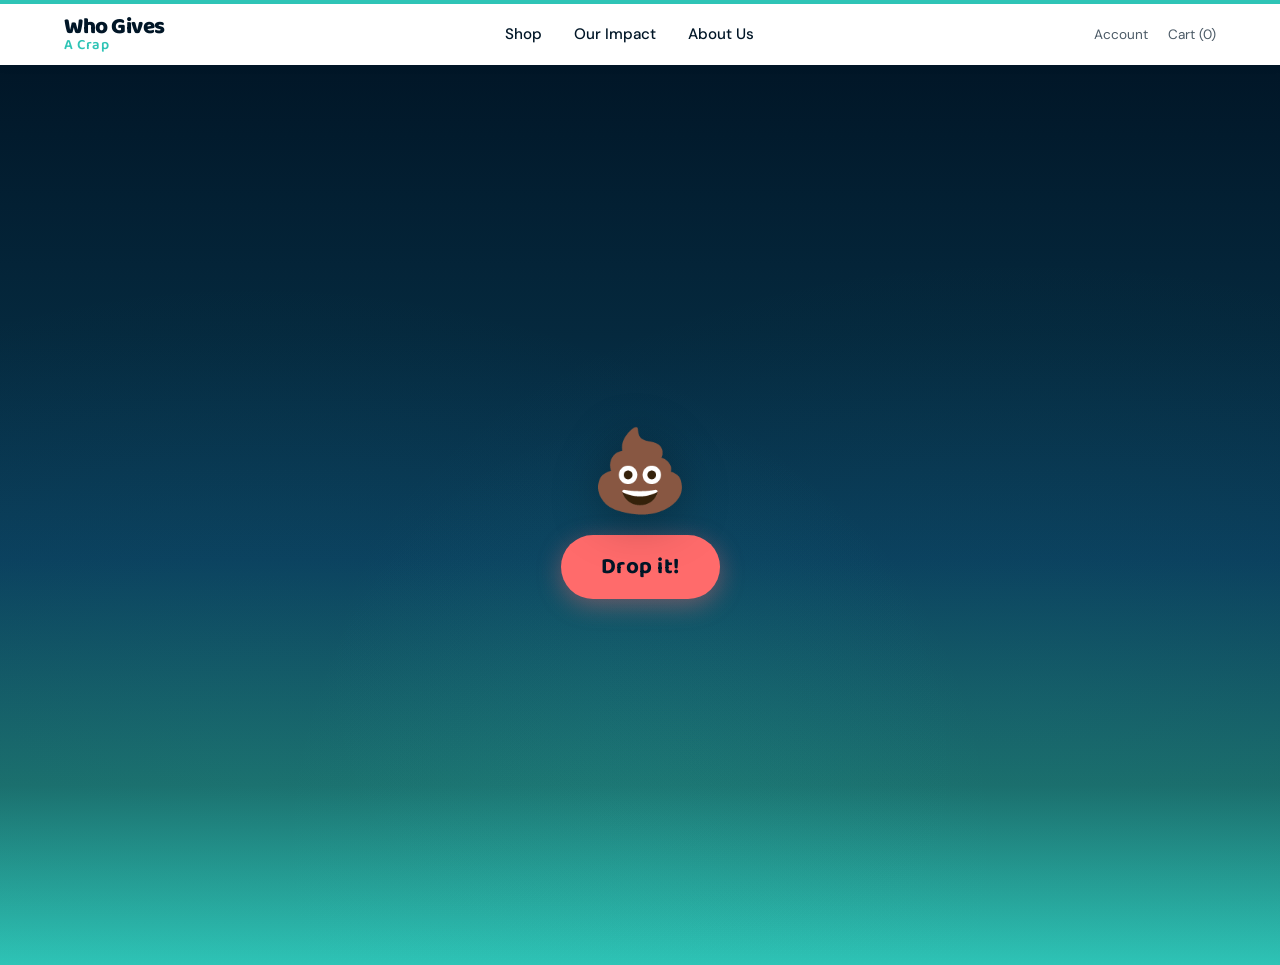
<file: wgac-20m-celebration/concept-5-ripple-effect/index.html>
<!DOCTYPE html>
<html lang="en">
<head>
  <meta charset="UTF-8">
  <meta name="viewport" content="width=device-width, initial-scale=1.0">
  <title>The Ripple Effect — Who Gives A Crap $20M Celebration</title>
  <link rel="stylesheet" href="../shared/header.css">
  <link href="https://fonts.googleapis.com/css2?family=Baloo+2:wght@400;600;700;800&family=DM+Sans:wght@400;500;700&display=swap" rel="stylesheet">
  <style>
    /* =============================================
       THE RIPPLE EFFECT — Concept 5
       ============================================= */

    :root {
      --coral: #FF6B6B;
      --teal: #2EC4B6;
      --orange: #FF9F1C;
      --yellow: #FFBF69;
      --navy: #011627;
      --light-bg: #FFF9F0;
    }

    * {
      box-sizing: border-box;
      margin: 0;
      padding: 0;
    }

    body {
      font-family: 'DM Sans', sans-serif;
      color: #fff;
      overflow-x: hidden;
      background: var(--navy);
    }

    h1, h2, h3, h4, h5, h6 {
      font-family: 'Baloo 2', cursive;
    }

    /* ---- Water Scene ---- */
    .water-scene {
      position: relative;
      width: 100%;
      min-height: 100vh;
      background: linear-gradient(180deg, #011627 0%, #05293e 30%, #0a3d5c 55%, #1a6b6a 80%, #2EC4B6 100%);
      display: flex;
      flex-direction: column;
      align-items: center;
      justify-content: center;
      overflow: hidden;
    }

    /* Subtle animated water shimmer */
    .water-scene::before {
      content: '';
      position: absolute;
      top: 0; left: 0; right: 0; bottom: 0;
      background:
        radial-gradient(ellipse at 20% 80%, rgba(46,196,182,0.08) 0%, transparent 50%),
        radial-gradient(ellipse at 80% 70%, rgba(46,196,182,0.06) 0%, transparent 50%),
        radial-gradient(ellipse at 50% 90%, rgba(46,196,182,0.1) 0%, transparent 40%);
      animation: waterShimmer 8s ease-in-out infinite alternate;
      pointer-events: none;
    }

    @keyframes waterShimmer {
      0% { opacity: 0.5; transform: translateY(0); }
      100% { opacity: 1; transform: translateY(-10px); }
    }

    /* ---- Drop Zone (pre-animation) ---- */
    .drop-zone {
      position: relative;
      z-index: 10;
      display: flex;
      flex-direction: column;
      align-items: center;
      gap: 24px;
      transition: opacity 0.4s, transform 0.4s;
    }

    .drop-zone.hidden {
      opacity: 0;
      transform: translateY(-60px);
      pointer-events: none;
    }

    .poop-emoji {
      font-size: 80px;
      line-height: 1;
      animation: poopBob 2s ease-in-out infinite;
      filter: drop-shadow(0 8px 24px rgba(0,0,0,0.3));
      cursor: default;
      user-select: none;
    }

    @keyframes poopBob {
      0%, 100% { transform: translateY(0); }
      50% { transform: translateY(-12px); }
    }

    .drop-btn {
      font-family: 'Baloo 2', cursive;
      font-size: 1.4rem;
      font-weight: 700;
      color: var(--navy);
      background: var(--coral);
      border: none;
      border-radius: 50px;
      padding: 14px 40px;
      cursor: pointer;
      transition: transform 0.2s, box-shadow 0.2s, background 0.2s;
      box-shadow: 0 6px 24px rgba(255,107,107,0.4);
      letter-spacing: 0.5px;
    }

    .drop-btn:hover {
      transform: scale(1.08);
      box-shadow: 0 8px 32px rgba(255,107,107,0.55);
      background: #ff5252;
    }

    .drop-btn:active {
      transform: scale(0.97);
    }

    /* ---- Splash Effect ---- */
    .splash-container {
      position: absolute;
      top: 50%;
      left: 50%;
      transform: translate(-50%, -50%);
      z-index: 9;
      pointer-events: none;
    }

    .splash {
      position: absolute;
      width: 10px;
      height: 10px;
      border-radius: 50%;
      background: rgba(46,196,182,0.7);
      opacity: 0;
    }

    .splash.active {
      animation: splashDrop 0.8s ease-out forwards;
    }

    @keyframes splashDrop {
      0% {
        opacity: 1;
        transform: translate(0, 0) scale(1);
      }
      100% {
        opacity: 0;
        transform: translate(var(--sx), var(--sy)) scale(0.3);
      }
    }

    /* Dropping poop animation */
    .poop-dropping {
      position: absolute;
      top: 50%;
      left: 50%;
      transform: translate(-50%, -200px);
      font-size: 80px;
      z-index: 11;
      pointer-events: none;
      opacity: 0;
    }

    .poop-dropping.active {
      opacity: 1;
      animation: poopDrop 0.6s cubic-bezier(0.55, 0, 1, 0.45) forwards;
    }

    @keyframes poopDrop {
      0% {
        transform: translate(-50%, -200px) scale(1) rotate(0deg);
      }
      70% {
        transform: translate(-50%, -20px) scale(0.9) rotate(15deg);
      }
      100% {
        transform: translate(-50%, 0px) scale(0) rotate(30deg);
        opacity: 0;
      }
    }

    /* ---- Ripple Rings ---- */
    .ripple-container {
      position: absolute;
      top: 50%;
      left: 50%;
      transform: translate(-50%, -50%);
      z-index: 5;
      pointer-events: none;
    }

    .ripple-ring {
      position: absolute;
      top: 50%;
      left: 50%;
      border-radius: 50%;
      border: 3px solid currentColor;
      opacity: 0;
      transform: translate(-50%, -50%) scale(0);
      pointer-events: none;
    }

    .ripple-ring.ring-1 {
      width: 200px;
      height: 200px;
      color: var(--coral);
      border-width: 3px;
    }
    .ripple-ring.ring-2 {
      width: 380px;
      height: 380px;
      color: var(--teal);
      border-width: 2.5px;
    }
    .ripple-ring.ring-3 {
      width: 560px;
      height: 560px;
      color: var(--orange);
      border-width: 2px;
    }
    .ripple-ring.ring-4 {
      width: 740px;
      height: 740px;
      color: var(--yellow);
      border-width: 2px;
    }
    .ripple-ring.ring-5 {
      width: 920px;
      height: 920px;
      color: var(--coral);
      border-width: 1.5px;
    }

    .ripple-ring.animate {
      animation: rippleExpand var(--duration, 2s) var(--delay, 0s) ease-out forwards;
    }

    @keyframes rippleExpand {
      0% {
        opacity: 0.9;
        transform: translate(-50%, -50%) scale(0);
      }
      40% {
        opacity: 0.7;
      }
      100% {
        opacity: 0;
        transform: translate(-50%, -50%) scale(1);
      }
    }

    /* ---- Impact Stats ---- */
    .stat {
      position: absolute;
      white-space: nowrap;
      opacity: 0;
      transform: scale(0.7) translateY(10px);
      pointer-events: none;
      z-index: 8;
      text-align: center;
      transition: none;
    }

    .stat.show {
      animation: statReveal 0.8s ease-out forwards;
    }

    @keyframes statReveal {
      0% {
        opacity: 0;
        transform: scale(0.7) translateY(10px);
      }
      60% {
        opacity: 1;
        transform: scale(1.05) translateY(-2px);
      }
      100% {
        opacity: 1;
        transform: scale(1) translateY(0);
      }
    }

    .stat-number {
      font-family: 'Baloo 2', cursive;
      font-weight: 800;
      font-size: 2rem;
      line-height: 1.1;
      text-shadow: 0 2px 16px rgba(0,0,0,0.4);
    }

    .stat-label {
      font-family: 'DM Sans', sans-serif;
      font-size: 0.95rem;
      font-weight: 500;
      opacity: 0.85;
      margin-top: 2px;
      text-shadow: 0 1px 8px rgba(0,0,0,0.3);
    }

    .stat-1 .stat-number { color: var(--coral); }
    .stat-2 .stat-number { color: var(--teal); }
    .stat-3 .stat-number { color: var(--orange); }
    .stat-4 .stat-number { color: var(--yellow); }
    .stat-5 .stat-number { color: var(--coral); }

    /* Stat positions — distributed around the center */
    .stat-1 { top: calc(50% - 140px); left: 50%; transform-origin: center; }
    .stat-2 { top: calc(50% + 20px); left: calc(50% + 200px); }
    .stat-3 { top: calc(50% - 80px); left: calc(50% - 260px); }
    .stat-4 { top: calc(50% + 160px); left: calc(50% - 140px); }
    .stat-5 { top: calc(50% + 120px); left: calc(50% + 120px); }

    /* ---- Final Message ---- */
    .final-message {
      position: absolute;
      bottom: 80px;
      left: 50%;
      transform: translateX(-50%);
      z-index: 12;
      text-align: center;
      opacity: 0;
      pointer-events: none;
      transition: none;
    }

    .final-message.show {
      opacity: 1;
      pointer-events: auto;
      animation: finalFade 1.2s ease-out forwards;
    }

    @keyframes finalFade {
      0% { opacity: 0; transform: translateX(-50%) translateY(30px); }
      100% { opacity: 1; transform: translateX(-50%) translateY(0); }
    }

    .final-amount {
      font-family: 'Baloo 2', cursive;
      font-size: 2.8rem;
      font-weight: 800;
      color: var(--coral);
      text-shadow: 0 4px 24px rgba(255,107,107,0.35);
      line-height: 1.2;
    }

    .final-sub {
      font-size: 1.1rem;
      color: rgba(255,255,255,0.75);
      margin-top: 4px;
      font-weight: 500;
    }

    .cta-btn {
      display: inline-block;
      margin-top: 24px;
      font-family: 'Baloo 2', cursive;
      font-size: 1.25rem;
      font-weight: 700;
      color: var(--navy);
      background: linear-gradient(135deg, var(--teal), #36d6c6);
      padding: 14px 44px;
      border-radius: 50px;
      text-decoration: none;
      border: none;
      cursor: pointer;
      box-shadow: 0 6px 28px rgba(46,196,182,0.4);
      transition: transform 0.2s, box-shadow 0.2s;
    }

    .cta-btn:hover {
      transform: scale(1.06);
      box-shadow: 0 8px 36px rgba(46,196,182,0.55);
    }

    /* ---- Replay Button ---- */
    .replay-btn {
      position: absolute;
      top: 80px;
      right: 24px;
      z-index: 20;
      font-family: 'DM Sans', sans-serif;
      font-size: 0.9rem;
      font-weight: 600;
      color: rgba(255,255,255,0.7);
      background: rgba(255,255,255,0.08);
      border: 1.5px solid rgba(255,255,255,0.15);
      border-radius: 30px;
      padding: 8px 20px;
      cursor: pointer;
      backdrop-filter: blur(8px);
      transition: all 0.25s;
      opacity: 0;
      pointer-events: none;
    }

    .replay-btn.show {
      opacity: 1;
      pointer-events: auto;
    }

    .replay-btn:hover {
      background: rgba(255,255,255,0.15);
      color: #fff;
      border-color: rgba(255,255,255,0.3);
    }

    /* ---- Background Ripple Loop (post-animation) ---- */
    .bg-ripple {
      position: absolute;
      top: 50%;
      left: 50%;
      width: 100px;
      height: 100px;
      border-radius: 50%;
      border: 1.5px solid rgba(46,196,182,0.15);
      transform: translate(-50%, -50%) scale(0);
      opacity: 0;
      pointer-events: none;
    }

    .bg-ripple.loop {
      animation: bgRippleLoop 6s ease-out infinite;
    }

    .bg-ripple.loop:nth-child(2) { animation-delay: 2s; }
    .bg-ripple.loop:nth-child(3) { animation-delay: 4s; }

    @keyframes bgRippleLoop {
      0% {
        opacity: 0.4;
        transform: translate(-50%, -50%) scale(0);
      }
      100% {
        opacity: 0;
        transform: translate(-50%, -50%) scale(20);
      }
    }

    /* ---- Responsive ---- */
    @media (max-width: 900px) {
      .ripple-ring.ring-1 { width: 140px; height: 140px; }
      .ripple-ring.ring-2 { width: 260px; height: 260px; }
      .ripple-ring.ring-3 { width: 380px; height: 380px; }
      .ripple-ring.ring-4 { width: 500px; height: 500px; }
      .ripple-ring.ring-5 { width: 620px; height: 620px; }

      .stat-number { font-size: 1.5rem; }
      .stat-label { font-size: 0.8rem; }

      .stat-1 { top: calc(50% - 110px); left: 50%; }
      .stat-2 { top: calc(50% + 10px); left: calc(50% + 140px); }
      .stat-3 { top: calc(50% - 60px); left: calc(50% - 180px); }
      .stat-4 { top: calc(50% + 120px); left: calc(50% - 100px); }
      .stat-5 { top: calc(50% + 90px); left: calc(50% + 80px); }

      .final-amount { font-size: 2rem; }
    }

    @media (max-width: 600px) {
      .poop-emoji { font-size: 60px; }
      .drop-btn { font-size: 1.15rem; padding: 12px 32px; }

      .ripple-ring.ring-1 { width: 100px; height: 100px; }
      .ripple-ring.ring-2 { width: 190px; height: 190px; }
      .ripple-ring.ring-3 { width: 280px; height: 280px; }
      .ripple-ring.ring-4 { width: 370px; height: 370px; }
      .ripple-ring.ring-5 { width: 460px; height: 460px; }

      .stat-number { font-size: 1.2rem; }
      .stat-label { font-size: 0.7rem; }

      .stat-1 { top: calc(50% - 85px); left: 50%; transform: translateX(-50%); }
      .stat-2 { top: calc(50% + 5px); left: calc(50% + 80px); }
      .stat-3 { top: calc(50% - 40px); left: calc(50% - 130px); }
      .stat-4 { top: calc(50% + 100px); left: calc(50% - 80px); }
      .stat-5 { top: calc(50% + 75px); left: calc(50% + 50px); }

      .final-message { bottom: 40px; }
      .final-amount { font-size: 1.6rem; }
      .final-sub { font-size: 0.9rem; }
      .cta-btn { font-size: 1.05rem; padding: 12px 32px; }
      .replay-btn { top: 70px; right: 12px; font-size: 0.8rem; padding: 6px 14px; }
    }

    @media (max-width: 380px) {
      .stat-number { font-size: 1rem; }
      .stat-label { font-size: 0.65rem; }
    }
  </style>
</head>
<body>

  <!-- Shared WGAC Header injected by header.js -->

  <main class="water-scene" id="scene">

    <!-- Pre-animation: Poop + Drop Button -->
    <div class="drop-zone" id="dropZone">
      <div class="poop-emoji" aria-hidden="true">&#x1F4A9;</div>
      <button class="drop-btn" id="dropBtn">Drop it!</button>
    </div>

    <!-- Dropping poop (animated on click) -->
    <div class="poop-dropping" id="poopDrop" aria-hidden="true">&#x1F4A9;</div>

    <!-- Splash particles -->
    <div class="splash-container" id="splashContainer"></div>

    <!-- Ripple Rings -->
    <div class="ripple-container" id="rippleContainer">
      <div class="ripple-ring ring-1" style="--duration:2.4s; --delay:0s;"></div>
      <div class="ripple-ring ring-2" style="--duration:2.8s; --delay:0.4s;"></div>
      <div class="ripple-ring ring-3" style="--duration:3.2s; --delay:0.8s;"></div>
      <div class="ripple-ring ring-4" style="--duration:3.6s; --delay:1.2s;"></div>
      <div class="ripple-ring ring-5" style="--duration:4.0s; --delay:1.6s;"></div>
    </div>

    <!-- Impact Stats -->
    <div class="stat stat-1" id="stat1">
      <div class="stat-number">$20,000,000 donated</div>
    </div>
    <div class="stat stat-2" id="stat2">
      <div class="stat-number">3,200 toilets built &#x1F6BD;</div>
    </div>
    <div class="stat stat-3" id="stat3">
      <div class="stat-number">500,000 people with clean water &#x1F4A7;</div>
    </div>
    <div class="stat stat-4" id="stat4">
      <div class="stat-number">30+ countries reached &#x1F30D;</div>
    </div>
    <div class="stat stat-5" id="stat5">
      <div class="stat-number">Millions of lives changed &#x2728;</div>
    </div>

    <!-- Final Message -->
    <div class="final-message" id="finalMessage">
      <div class="final-amount">$20,000,000 and counting...</div>
      <div class="final-sub">Every roll makes a ripple.</div>
      <a href="#" class="cta-btn">Join the ripple &rarr;</a>
    </div>

    <!-- Background loop ripples (post-animation) -->
    <div class="bg-ripple" id="bgRipple1"></div>
    <div class="bg-ripple" id="bgRipple2"></div>
    <div class="bg-ripple" id="bgRipple3"></div>

    <!-- Replay Button -->
    <button class="replay-btn" id="replayBtn">&#x21bb; Replay</button>
  </main>

  <!-- Shared Header JS -->
  <script src="../shared/header.js"></script>

  <script>
    (function () {
      'use strict';

      // Elements
      const dropZone = document.getElementById('dropZone');
      const dropBtn = document.getElementById('dropBtn');
      const poopDrop = document.getElementById('poopDrop');
      const splashContainer = document.getElementById('splashContainer');
      const rippleContainer = document.getElementById('rippleContainer');
      const rings = rippleContainer.querySelectorAll('.ripple-ring');
      const stats = [
        document.getElementById('stat1'),
        document.getElementById('stat2'),
        document.getElementById('stat3'),
        document.getElementById('stat4'),
        document.getElementById('stat5')
      ];
      const finalMessage = document.getElementById('finalMessage');
      const replayBtn = document.getElementById('replayBtn');
      const bgRipples = [
        document.getElementById('bgRipple1'),
        document.getElementById('bgRipple2'),
        document.getElementById('bgRipple3')
      ];

      let animating = false;

      // --- Splash Particles ---
      function createSplash() {
        splashContainer.innerHTML = '';
        const count = 14;
        for (let i = 0; i < count; i++) {
          const particle = document.createElement('div');
          particle.className = 'splash';
          const angle = (Math.PI * 2 * i) / count + (Math.random() - 0.5) * 0.4;
          const dist = 40 + Math.random() * 70;
          particle.style.setProperty('--sx', Math.cos(angle) * dist + 'px');
          particle.style.setProperty('--sy', Math.sin(angle) * dist - 20 + 'px');
          particle.style.width = (4 + Math.random() * 8) + 'px';
          particle.style.height = particle.style.width;
          particle.style.left = '0px';
          particle.style.top = '0px';
          splashContainer.appendChild(particle);
        }
      }

      function triggerSplash() {
        createSplash();
        const particles = splashContainer.querySelectorAll('.splash');
        particles.forEach(function (p, i) {
          setTimeout(function () {
            p.classList.add('active');
          }, i * 20);
        });
      }

      // --- Main Animation Sequence ---
      function startAnimation() {
        if (animating) return;
        animating = true;

        // Reset everything
        resetScene();

        // Step 1: Hide the drop zone
        dropZone.classList.add('hidden');

        // Step 2: Drop the poop
        setTimeout(function () {
          poopDrop.classList.add('active');
        }, 200);

        // Step 3: Splash + ripples start
        setTimeout(function () {
          triggerSplash();

          // Trigger ripple rings
          rings.forEach(function (ring) {
            ring.classList.add('animate');
          });
        }, 700);

        // Step 4: Reveal stats one by one, timed to ripple expansion
        var statDelays = [1200, 1800, 2400, 3000, 3600];
        stats.forEach(function (stat, i) {
          setTimeout(function () {
            stat.classList.add('show');
          }, statDelays[i]);
        });

        // Step 5: Final message
        setTimeout(function () {
          finalMessage.classList.add('show');
        }, 4600);

        // Step 6: Show replay + start background ripple loop
        setTimeout(function () {
          replayBtn.classList.add('show');
          bgRipples.forEach(function (r) {
            r.classList.add('loop');
          });
          animating = false;
        }, 5400);
      }

      // --- Reset ---
      function resetScene() {
        // Remove all animation classes
        dropZone.classList.remove('hidden');
        poopDrop.classList.remove('active');
        rings.forEach(function (r) { r.classList.remove('animate'); });
        stats.forEach(function (s) { s.classList.remove('show'); });
        finalMessage.classList.remove('show');
        replayBtn.classList.remove('show');
        bgRipples.forEach(function (r) { r.classList.remove('loop'); });
        splashContainer.innerHTML = '';
      }

      // --- Event Listeners ---
      dropBtn.addEventListener('click', startAnimation);

      replayBtn.addEventListener('click', function () {
        if (animating) return;
        resetScene();
        // Small delay so reset visually registers before re-animating
        setTimeout(function () {
          startAnimation();
        }, 100);
      });

      // Keyboard accessibility
      dropBtn.addEventListener('keydown', function (e) {
        if (e.key === 'Enter' || e.key === ' ') {
          e.preventDefault();
          startAnimation();
        }
      });

    })();
  </script>
</body>
</html>
</file>
<file: wgac-20m-celebration/shared/header.css>
/* WGAC Shared Header Styles */
@import url('https://fonts.googleapis.com/css2?family=Baloo+2:wght@400;600;700;800&family=DM+Sans:wght@400;500;700&display=swap');

/* Brand Colors */
:root {
  --wgac-coral: #FF6B6B;
  --wgac-teal: #2EC4B6;
  --wgac-orange: #FF9F1C;
  --wgac-yellow: #FFBF69;
  --wgac-navy: #011627;
  --wgac-white: #FFFFFF;
  --wgac-light-bg: #FFF9F0;
}

/* Reset */
*, *::before, *::after {
  box-sizing: border-box;
  margin: 0;
  padding: 0;
}

body {
  font-family: 'DM Sans', sans-serif;
  color: var(--wgac-navy);
  background: var(--wgac-light-bg);
}

h1, h2, h3, h4, h5, h6 {
  font-family: 'Baloo 2', cursive;
}

/* Header */
.wgac-header {
  background: var(--wgac-white);
  box-shadow: 0 2px 8px rgba(1, 22, 39, 0.08);
  position: sticky;
  top: 0;
  z-index: 1000;
}

.wgac-accent-bar {
  height: 4px;
  background: var(--wgac-teal);
}

.wgac-header-inner {
  display: flex;
  align-items: center;
  justify-content: space-between;
  max-width: 1200px;
  margin: 0 auto;
  padding: 12px 24px;
}

/* Logo */
.wgac-logo {
  font-family: 'Baloo 2', cursive;
  font-weight: 800;
  font-size: 1.4rem;
  color: var(--wgac-navy);
  text-decoration: none;
  letter-spacing: -0.5px;
  line-height: 1;
}

.wgac-logo span {
  display: block;
  font-size: 0.65em;
  font-weight: 600;
  color: var(--wgac-teal);
  letter-spacing: 0.5px;
}

/* Nav */
.wgac-nav {
  display: flex;
  align-items: center;
  gap: 32px;
}

.wgac-nav a {
  font-family: 'DM Sans', sans-serif;
  font-weight: 500;
  font-size: 0.95rem;
  color: var(--wgac-navy);
  text-decoration: none;
  transition: color 0.2s;
}

.wgac-nav a:hover {
  color: var(--wgac-teal);
}

/* Utility links */
.wgac-utility {
  display: flex;
  align-items: center;
  gap: 20px;
}

.wgac-utility a {
  font-size: 0.85rem;
  color: var(--wgac-navy);
  text-decoration: none;
  opacity: 0.7;
  transition: opacity 0.2s;
}

.wgac-utility a:hover {
  opacity: 1;
}

/* Mobile */
@media (max-width: 768px) {
  .wgac-header-inner {
    padding: 10px 16px;
  }

  .wgac-nav {
    gap: 16px;
  }

  .wgac-nav a {
    font-size: 0.85rem;
  }

  .wgac-utility {
    display: none;
  }

  .wgac-logo {
    font-size: 1.1rem;
  }
}
</file>
